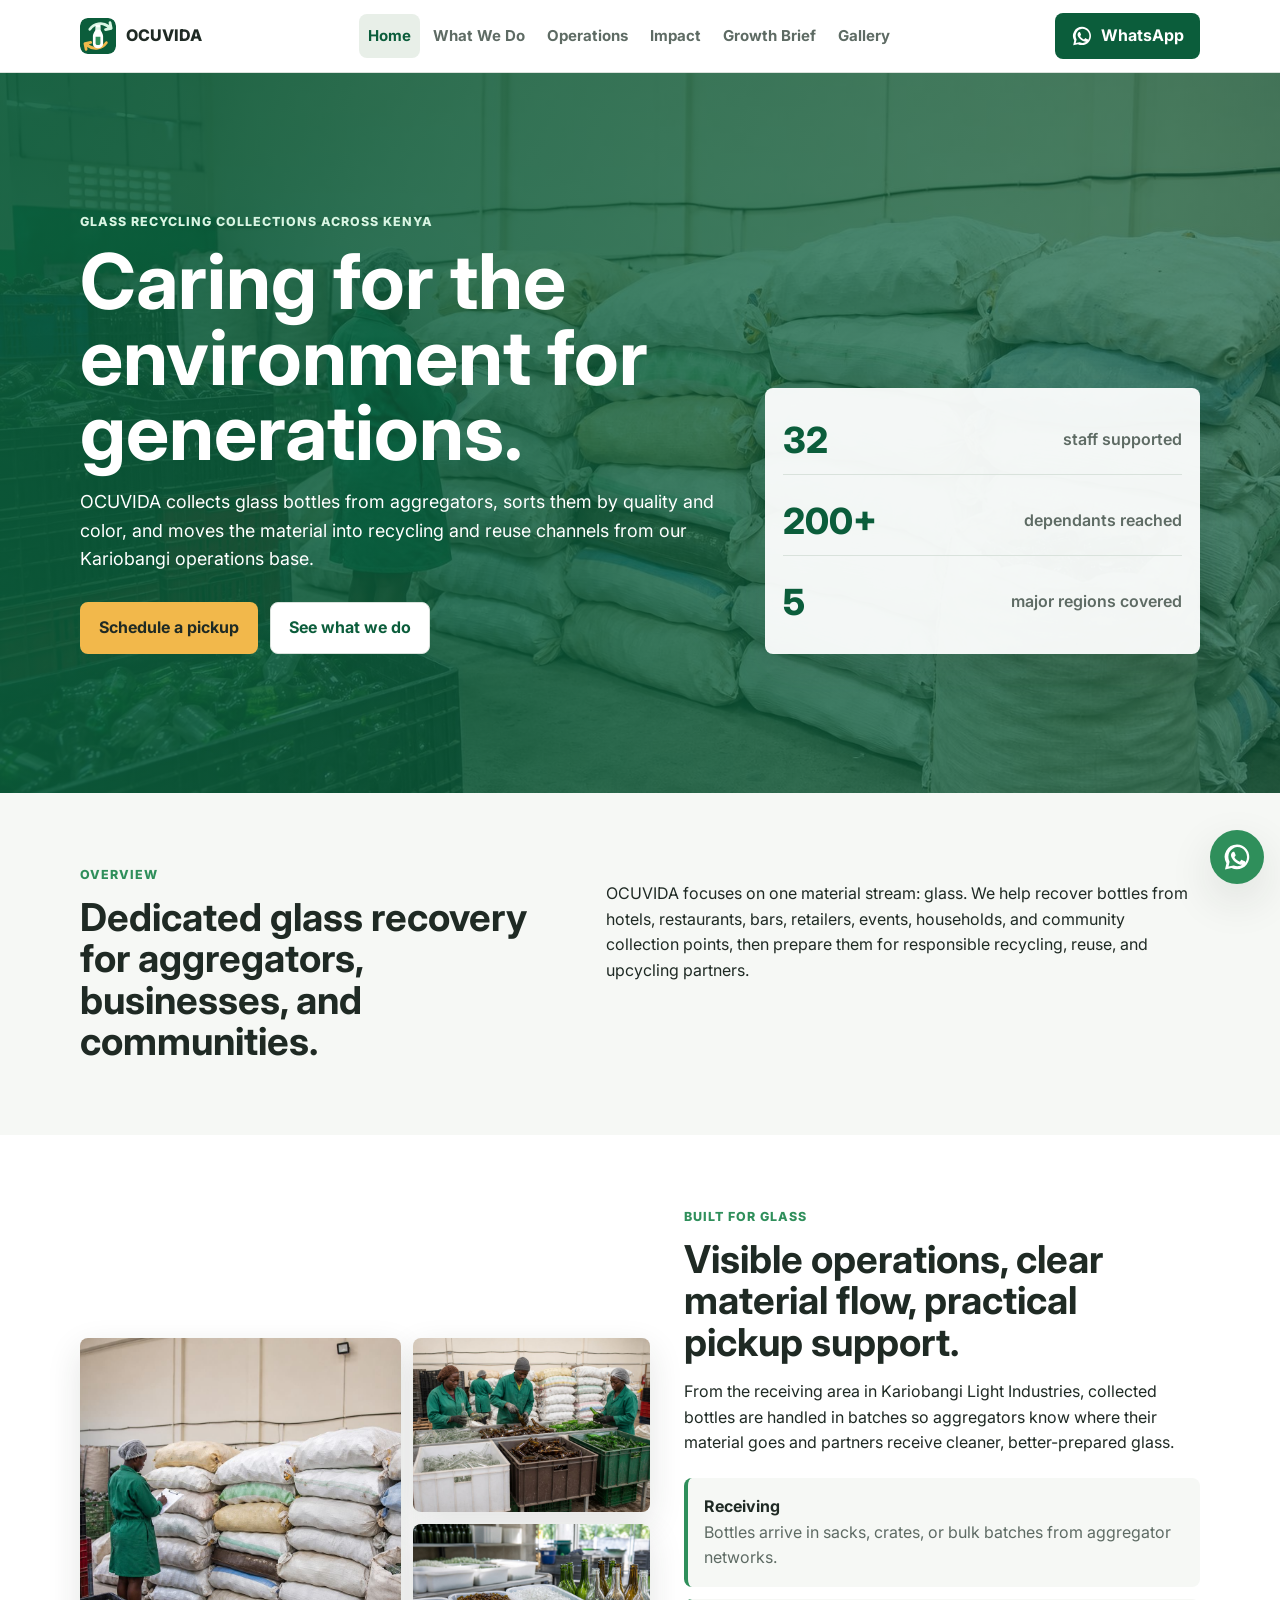
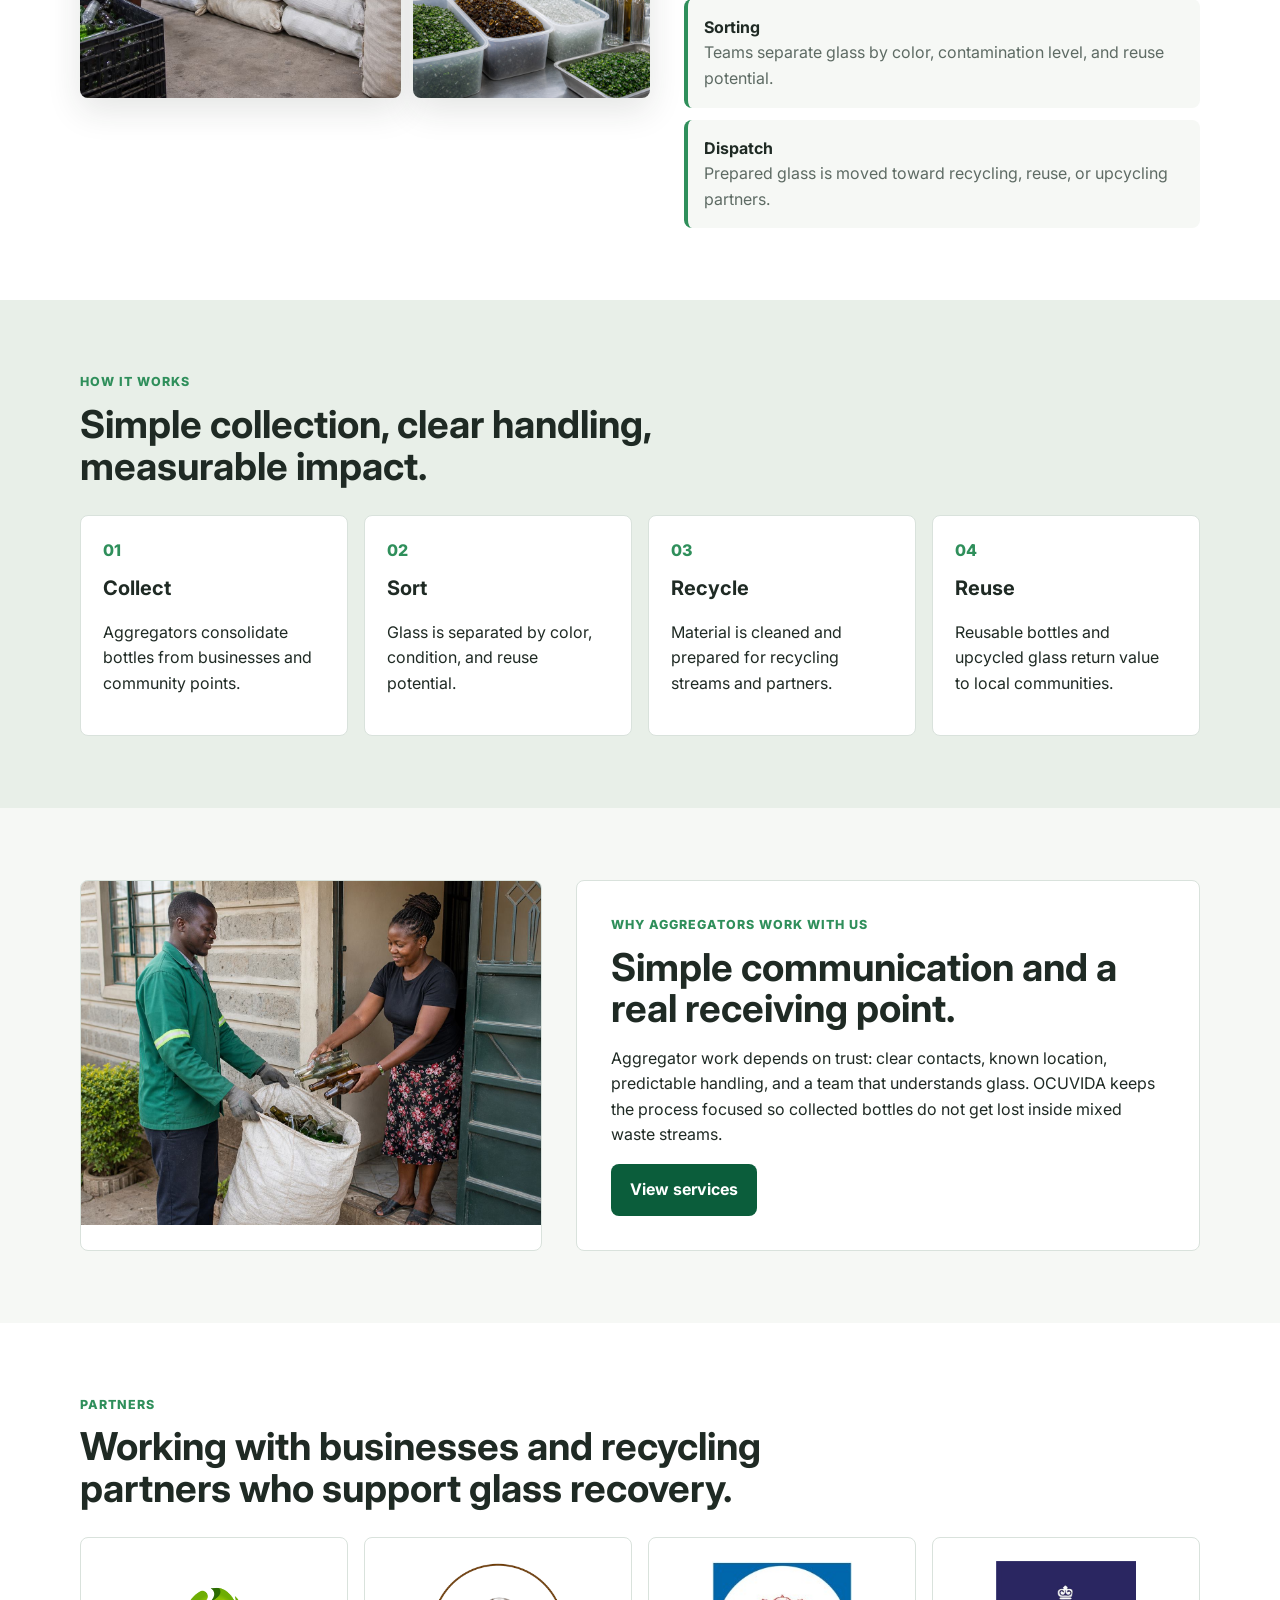
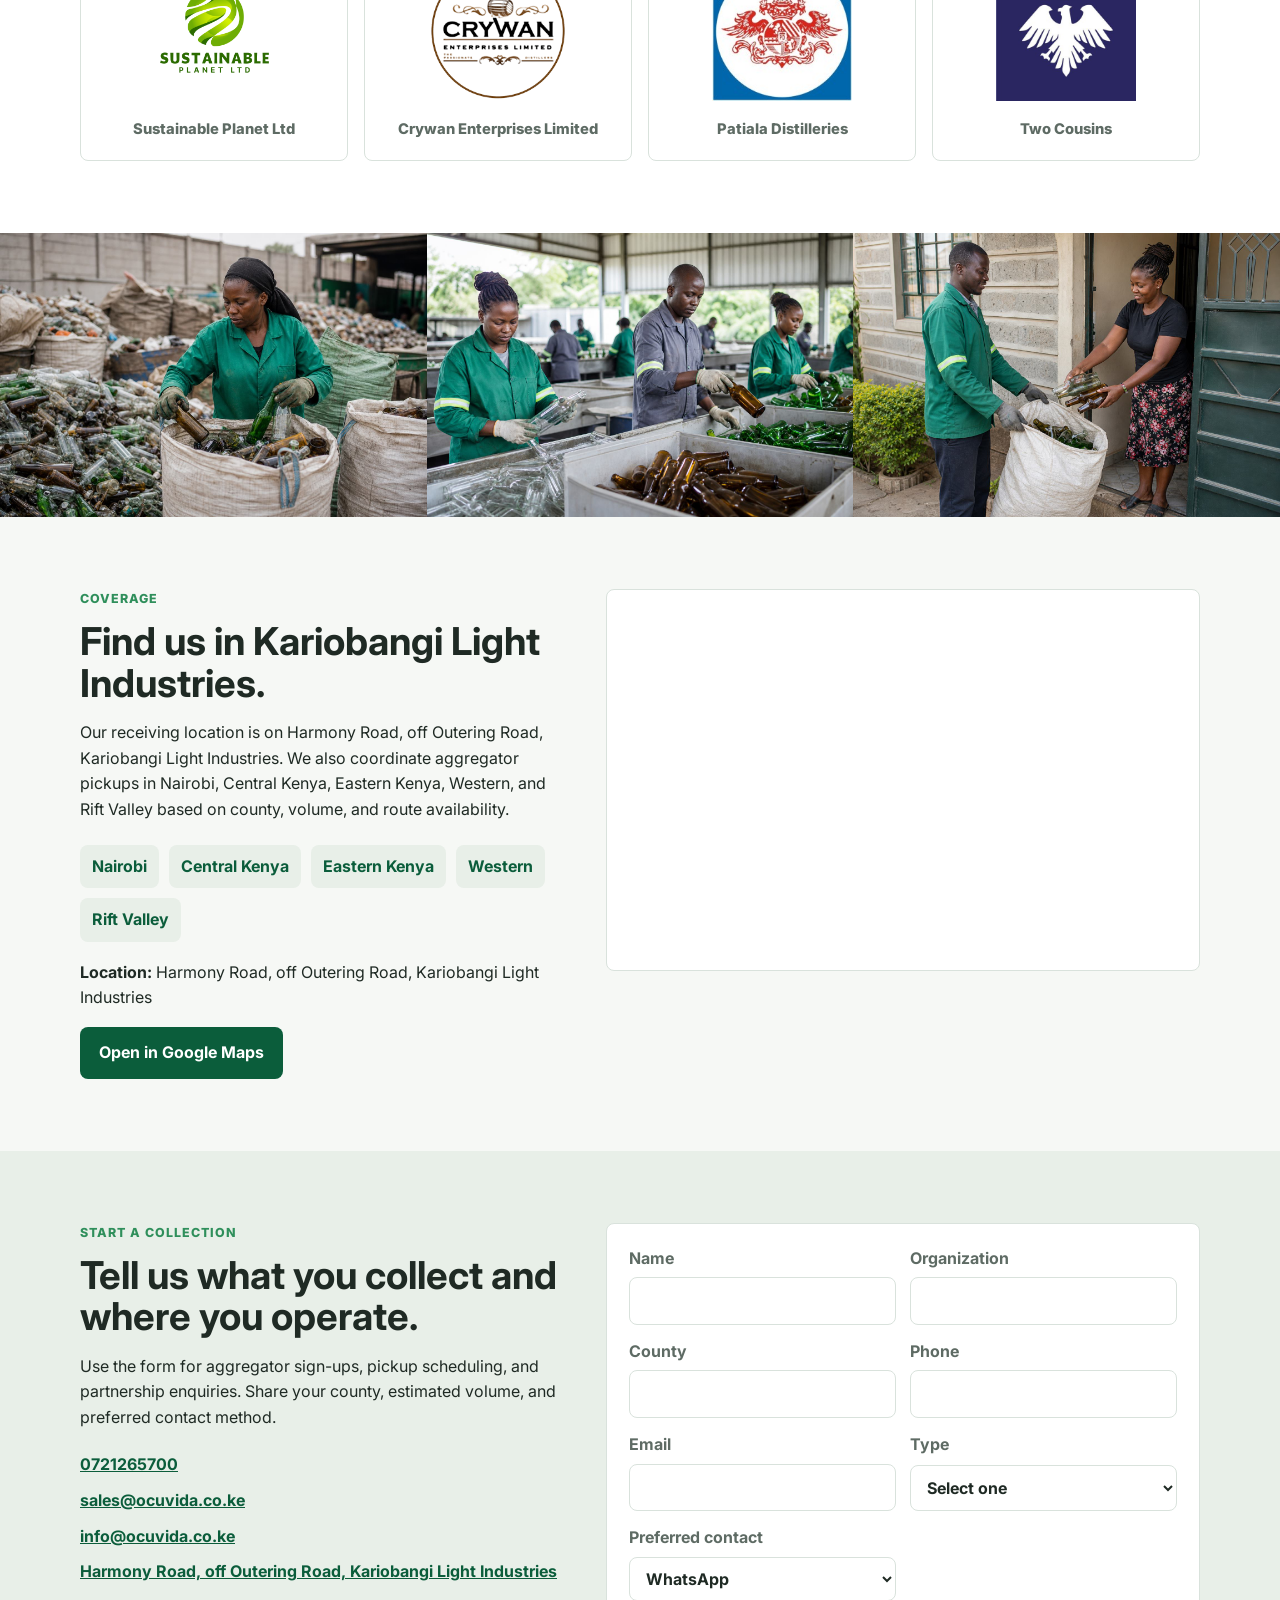
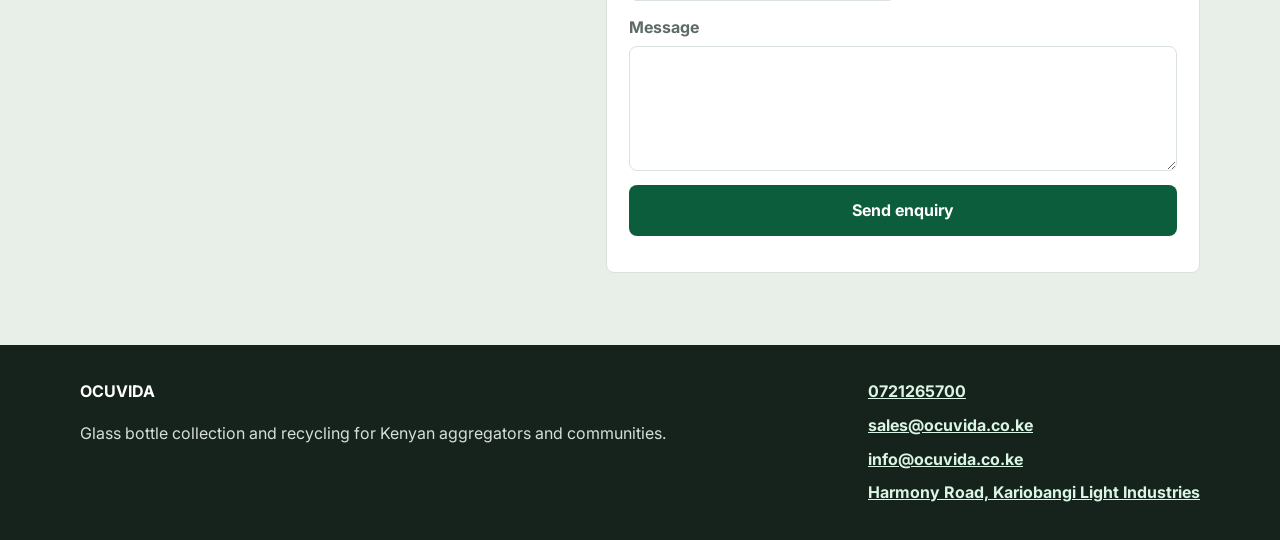
<file: index.html>
<!doctype html>
<html lang="en">
<head>
  <meta charset="utf-8">
  <meta name="viewport" content="width=device-width, initial-scale=1">
  <title>OCUVIDA | Glass Bottle Recycling in Kenya</title>
  <meta name="description" content="OCUVIDA collects, sorts, and recycles glass bottles from aggregators across Nairobi, Central Kenya, Eastern Kenya, Western, and Rift Valley regions.">
  <link rel="preconnect" href="https://fonts.googleapis.com">
  <link rel="preconnect" href="https://fonts.gstatic.com" crossorigin>
  <link href="https://fonts.googleapis.com/css2?family=Inter:wght@400;500;600;700;800&display=swap" rel="stylesheet">
  <link rel="stylesheet" href="assets/styles.css">
</head>
<body>
  <a class="skip-link" href="#main">Skip to content</a>
  <header class="site-header">
    <nav class="nav container" aria-label="Primary navigation">
      <a class="brand" href="index.html" aria-label="OCUVIDA home">
        <img class="brand-mark" src="assets/logo.svg" alt="" width="42" height="42">
        <span>OCUVIDA</span>
      </a>
      <button class="nav-toggle" type="button" aria-expanded="false" aria-controls="nav-links">Menu</button>
      <div class="nav-links" id="nav-links">
        <a href="index.html" aria-current="page">Home</a>
        <a href="what-we-do.html">What We Do</a>
        <a href="operations.html">Operations</a>
        <a href="impact.html">Impact</a>
        <a href="investor-brief.html">Growth Brief</a>
        <a href="gallery.html">Gallery</a>
      </div>
      <a class="nav-cta whatsapp-button" href="https://wa.me/254721265700" aria-label="Contact OCUVIDA on WhatsApp">
        <svg class="whatsapp-icon" aria-hidden="true" viewBox="0 0 24 24"><path d="M12.04 2a9.87 9.87 0 0 0-8.48 14.94L2.4 22l5.18-1.11A9.93 9.93 0 1 0 12.04 2Zm0 2a7.93 7.93 0 0 1 6.78 12.04 7.9 7.9 0 0 1-9.3 2.83l-.34-.15-3.98.85.89-3.86-.18-.36A7.89 7.89 0 0 1 12.04 4Zm-3.2 3.95c-.18 0-.47.07-.72.35-.25.27-.95.93-.95 2.26s.98 2.62 1.12 2.8c.14.18 1.9 3.05 4.74 4.15 2.36.92 2.84.74 3.35.69.51-.05 1.65-.67 1.88-1.32.23-.65.23-1.2.16-1.32-.07-.11-.25-.18-.53-.32-.28-.14-1.65-.81-1.9-.9-.26-.1-.44-.14-.63.14-.18.27-.72.9-.88 1.08-.16.18-.32.2-.6.07-.28-.14-1.18-.43-2.25-1.38-.83-.74-1.39-1.66-1.55-1.94-.16-.28-.02-.43.12-.57.13-.12.28-.32.42-.48.14-.16.18-.28.28-.46.09-.18.05-.35-.02-.49-.07-.14-.62-1.53-.87-2.08-.23-.54-.47-.46-.65-.47h-.54Z"/></svg>
        <span>WhatsApp</span>
      </a>
    </nav>
  </header>

  <main id="main">
    <section class="hero">
      <div class="container hero-grid">
        <div class="hero-copy">
          <p class="eyebrow">Glass recycling collections across Kenya</p>
          <h1>Caring for the environment for generations.</h1>
          <p class="hero-lede">OCUVIDA collects glass bottles from aggregators, sorts them by quality and color, and moves the material into recycling and reuse channels from our Kariobangi operations base.</p>
          <div class="hero-actions">
            <a class="button primary" href="#contact">Schedule a pickup</a>
            <a class="button secondary" href="what-we-do.html">See what we do</a>
          </div>
        </div>
        <div class="hero-panel" aria-label="OCUVIDA impact snapshot">
          <div>
            <span class="metric">32</span>
            <span class="metric-label">staff supported</span>
          </div>
          <div>
            <span class="metric">200+</span>
            <span class="metric-label">dependants reached</span>
          </div>
          <div>
            <span class="metric">5</span>
            <span class="metric-label">major regions covered</span>
          </div>
        </div>
      </div>
    </section>

    <section class="section">
      <div class="container split">
        <div>
          <p class="eyebrow">Overview</p>
          <h2>Dedicated glass recovery for aggregators, businesses, and communities.</h2>
        </div>
        <p>OCUVIDA focuses on one material stream: glass. We help recover bottles from hotels, restaurants, bars, retailers, events, households, and community collection points, then prepare them for responsible recycling, reuse, and upcycling partners.</p>
      </div>
    </section>

    <section class="section photo-proof">
      <div class="container proof-grid">
        <div class="photo-stack" aria-label="OCUVIDA operations photos">
          <img class="photo-large" src="assets/images/receiving-area.jpg" alt="Stacked sacks of collected glass bottles at an OCUVIDA receiving area" loading="lazy" width="1280" height="853">
          <img src="assets/images/sorting-line.jpg" alt="Workers sorting glass bottles by color for recycling" loading="lazy" width="1280" height="853">
          <img src="assets/images/recycled-glass-results.jpg" alt="Prepared recycled glass and cleaned bottles ready for processing" loading="lazy" width="1280" height="853">
        </div>
        <div class="proof-copy">
          <p class="eyebrow">Built for glass</p>
          <h2>Visible operations, clear material flow, practical pickup support.</h2>
          <p>From the receiving area in Kariobangi Light Industries, collected bottles are handled in batches so aggregators know where their material goes and partners receive cleaner, better-prepared glass.</p>
          <div class="proof-list">
            <div><strong>Receiving</strong><span>Bottles arrive in sacks, crates, or bulk batches from aggregator networks.</span></div>
            <div><strong>Sorting</strong><span>Teams separate glass by color, contamination level, and reuse potential.</span></div>
            <div><strong>Dispatch</strong><span>Prepared glass is moved toward recycling, reuse, or upcycling partners.</span></div>
          </div>
        </div>
      </div>
    </section>

    <section class="section muted">
      <div class="container">
        <div class="section-head">
          <p class="eyebrow">How it works</p>
          <h2>Simple collection, clear handling, measurable impact.</h2>
        </div>
        <div class="process-grid">
          <article class="process-card">
            <span class="step-number">01</span>
            <h3>Collect</h3>
            <p>Aggregators consolidate bottles from businesses and community points.</p>
          </article>
          <article class="process-card">
            <span class="step-number">02</span>
            <h3>Sort</h3>
            <p>Glass is separated by color, condition, and reuse potential.</p>
          </article>
          <article class="process-card">
            <span class="step-number">03</span>
            <h3>Recycle</h3>
            <p>Material is cleaned and prepared for recycling streams and partners.</p>
          </article>
          <article class="process-card">
            <span class="step-number">04</span>
            <h3>Reuse</h3>
            <p>Reusable bottles and upcycled glass return value to local communities.</p>
          </article>
        </div>
      </div>
    </section>

    <section class="section">
      <div class="container trust-grid">
        <article class="trust-card image-card">
          <img src="assets/images/doorstep-bottle-pickup.jpg" alt="Glass bottle collector receiving empty bottles from a house owner at the door" loading="lazy" width="1280" height="853">
        </article>
        <article class="trust-card">
          <p class="eyebrow">Why aggregators work with us</p>
          <h2>Simple communication and a real receiving point.</h2>
          <p>Aggregator work depends on trust: clear contacts, known location, predictable handling, and a team that understands glass. OCUVIDA keeps the process focused so collected bottles do not get lost inside mixed waste streams.</p>
          <a class="button primary" href="what-we-do.html">View services</a>
        </article>
      </div>
    </section>

    <section class="section partners-section">
      <div class="container">
        <div class="section-head">
          <p class="eyebrow">Partners</p>
          <h2>Working with businesses and recycling partners who support glass recovery.</h2>
        </div>
        <div class="partner-grid" aria-label="OCUVIDA partner logos">
          <article class="partner-logo">
            <img src="assets/partners/sustainable-planet.png" alt="Sustainable Planet Ltd logo" loading="lazy">
            <span>Sustainable Planet Ltd</span>
          </article>
          <article class="partner-logo">
            <img src="assets/partners/crywan-enterprises.png" alt="Crywan Enterprises Limited logo" loading="lazy">
            <span>Crywan Enterprises Limited</span>
          </article>
          <article class="partner-logo">
            <img src="assets/partners/patiala-distilleries.jfif" alt="Patiala Distilleries and Manufacturers Ltd logo" loading="lazy">
            <span>Patiala Distilleries</span>
          </article>
          <article class="partner-logo">
            <img src="assets/partners/two-cousins.jpg" alt="Two Cousins logo" loading="lazy">
            <span>Two Cousins</span>
          </article>
        </div>
      </div>
    </section>

    <section class="image-band" aria-label="Glass recycling operations preview">
      <img src="assets/images/dumpsite-glass-collector.jpg" alt="Woman collector packing recovered glass bottles into a sack" loading="lazy" width="1280" height="853">
      <img src="assets/images/sorting-operations.jpg" alt="Glass bottles being sorted in a recycling operation" loading="lazy" width="1280" height="853">
      <img src="assets/images/doorstep-bottle-pickup.jpg" alt="Doorstep glass bottle pickup from a household" loading="lazy" width="1280" height="853">
    </section>

    <section class="section">
      <div class="container coverage-grid">
        <div>
          <p class="eyebrow">Coverage</p>
          <h2>Find us in Kariobangi Light Industries.</h2>
          <p>Our receiving location is on Harmony Road, off Outering Road, Kariobangi Light Industries. We also coordinate aggregator pickups in Nairobi, Central Kenya, Eastern Kenya, Western, and Rift Valley based on county, volume, and route availability.</p>
          <div class="tag-list" aria-label="Service regions">
            <span>Nairobi</span>
            <span>Central Kenya</span>
            <span>Eastern Kenya</span>
            <span>Western</span>
            <span>Rift Valley</span>
          </div>
          <p class="address"><strong>Location:</strong> Harmony Road, off Outering Road, Kariobangi Light Industries</p>
          <a class="button primary" href="https://maps.google.com/?q=-1.263820,36.880787">Open in Google Maps</a>
        </div>
        <div class="map-card">
          <iframe title="OCUVIDA location on Google Maps" src="https://maps.google.com/maps?q=-1.263820,36.880787&z=16&output=embed" loading="lazy" referrerpolicy="no-referrer-when-downgrade"></iframe>
        </div>
      </div>
    </section>

    <section class="section muted" id="contact">
      <div class="container contact-grid">
        <div>
          <p class="eyebrow">Start a collection</p>
          <h2>Tell us what you collect and where you operate.</h2>
          <p>Use the form for aggregator sign-ups, pickup scheduling, and partnership enquiries. Share your county, estimated volume, and preferred contact method.</p>
          <div class="contact-list">
            <a href="tel:0721265700">0721265700</a>
            <a href="mailto:sales@ocuvida.co.ke">sales@ocuvida.co.ke</a>
            <a href="mailto:info@ocuvida.co.ke">info@ocuvida.co.ke</a>
            <a href="https://maps.google.com/?q=-1.263820,36.880787">Harmony Road, off Outering Road, Kariobangi Light Industries</a>
          </div>
        </div>
        <form class="lead-form" data-lead-form>
          <label>Name <input name="name" autocomplete="name" required></label>
          <label>Organization <input name="organization" autocomplete="organization"></label>
          <label>County <input name="county" required></label>
          <label>Phone <input name="phone" inputmode="tel" autocomplete="tel" required></label>
          <label>Email <input name="email" type="email" autocomplete="email"></label>
          <label>Type
            <select name="type" required>
              <option value="">Select one</option>
              <option>Aggregator</option>
              <option>Partner</option>
              <option>Business</option>
              <option>Community group</option>
            </select>
          </label>
          <label>Preferred contact
            <select name="contact">
              <option>WhatsApp</option>
              <option>Email</option>
              <option>Phone</option>
            </select>
          </label>
          <label class="full">Message <textarea name="message" rows="4" required></textarea></label>
          <button class="button primary full" type="submit">Send enquiry</button>
          <p class="form-note" data-form-note aria-live="polite"></p>
        </form>
      </div>
    </section>
  </main>

  <a class="quick-whatsapp" href="https://wa.me/254721265700" aria-label="Contact OCUVIDA on WhatsApp">
    <svg class="whatsapp-icon" aria-hidden="true" viewBox="0 0 24 24"><path d="M12.04 2a9.87 9.87 0 0 0-8.48 14.94L2.4 22l5.18-1.11A9.93 9.93 0 1 0 12.04 2Zm0 2a7.93 7.93 0 0 1 6.78 12.04 7.9 7.9 0 0 1-9.3 2.83l-.34-.15-3.98.85.89-3.86-.18-.36A7.89 7.89 0 0 1 12.04 4Zm-3.2 3.95c-.18 0-.47.07-.72.35-.25.27-.95.93-.95 2.26s.98 2.62 1.12 2.8c.14.18 1.9 3.05 4.74 4.15 2.36.92 2.84.74 3.35.69.51-.05 1.65-.67 1.88-1.32.23-.65.23-1.2.16-1.32-.07-.11-.25-.18-.53-.32-.28-.14-1.65-.81-1.9-.9-.26-.1-.44-.14-.63.14-.18.27-.72.9-.88 1.08-.16.18-.32.2-.6.07-.28-.14-1.18-.43-2.25-1.38-.83-.74-1.39-1.66-1.55-1.94-.16-.28-.02-.43.12-.57.13-.12.28-.32.42-.48.14-.16.18-.28.28-.46.09-.18.05-.35-.02-.49-.07-.14-.62-1.53-.87-2.08-.23-.54-.47-.46-.65-.47h-.54Z"/></svg>
    <span class="sr-only">WhatsApp</span>
  </a>
  <footer class="site-footer">
    <div class="container footer-grid">
      <div>
        <strong>OCUVIDA</strong>
        <p>Glass bottle collection and recycling for Kenyan aggregators and communities.</p>
      </div>
      <div>
        <a href="tel:0721265700">0721265700</a>
        <a href="mailto:sales@ocuvida.co.ke">sales@ocuvida.co.ke</a>
        <a href="mailto:info@ocuvida.co.ke">info@ocuvida.co.ke</a>
        <a href="https://maps.google.com/?q=-1.263820,36.880787">Harmony Road, Kariobangi Light Industries</a>
      </div>
    </div>
  </footer>
  <script src="assets/main.js" defer></script>
</body>
</html>
</file>
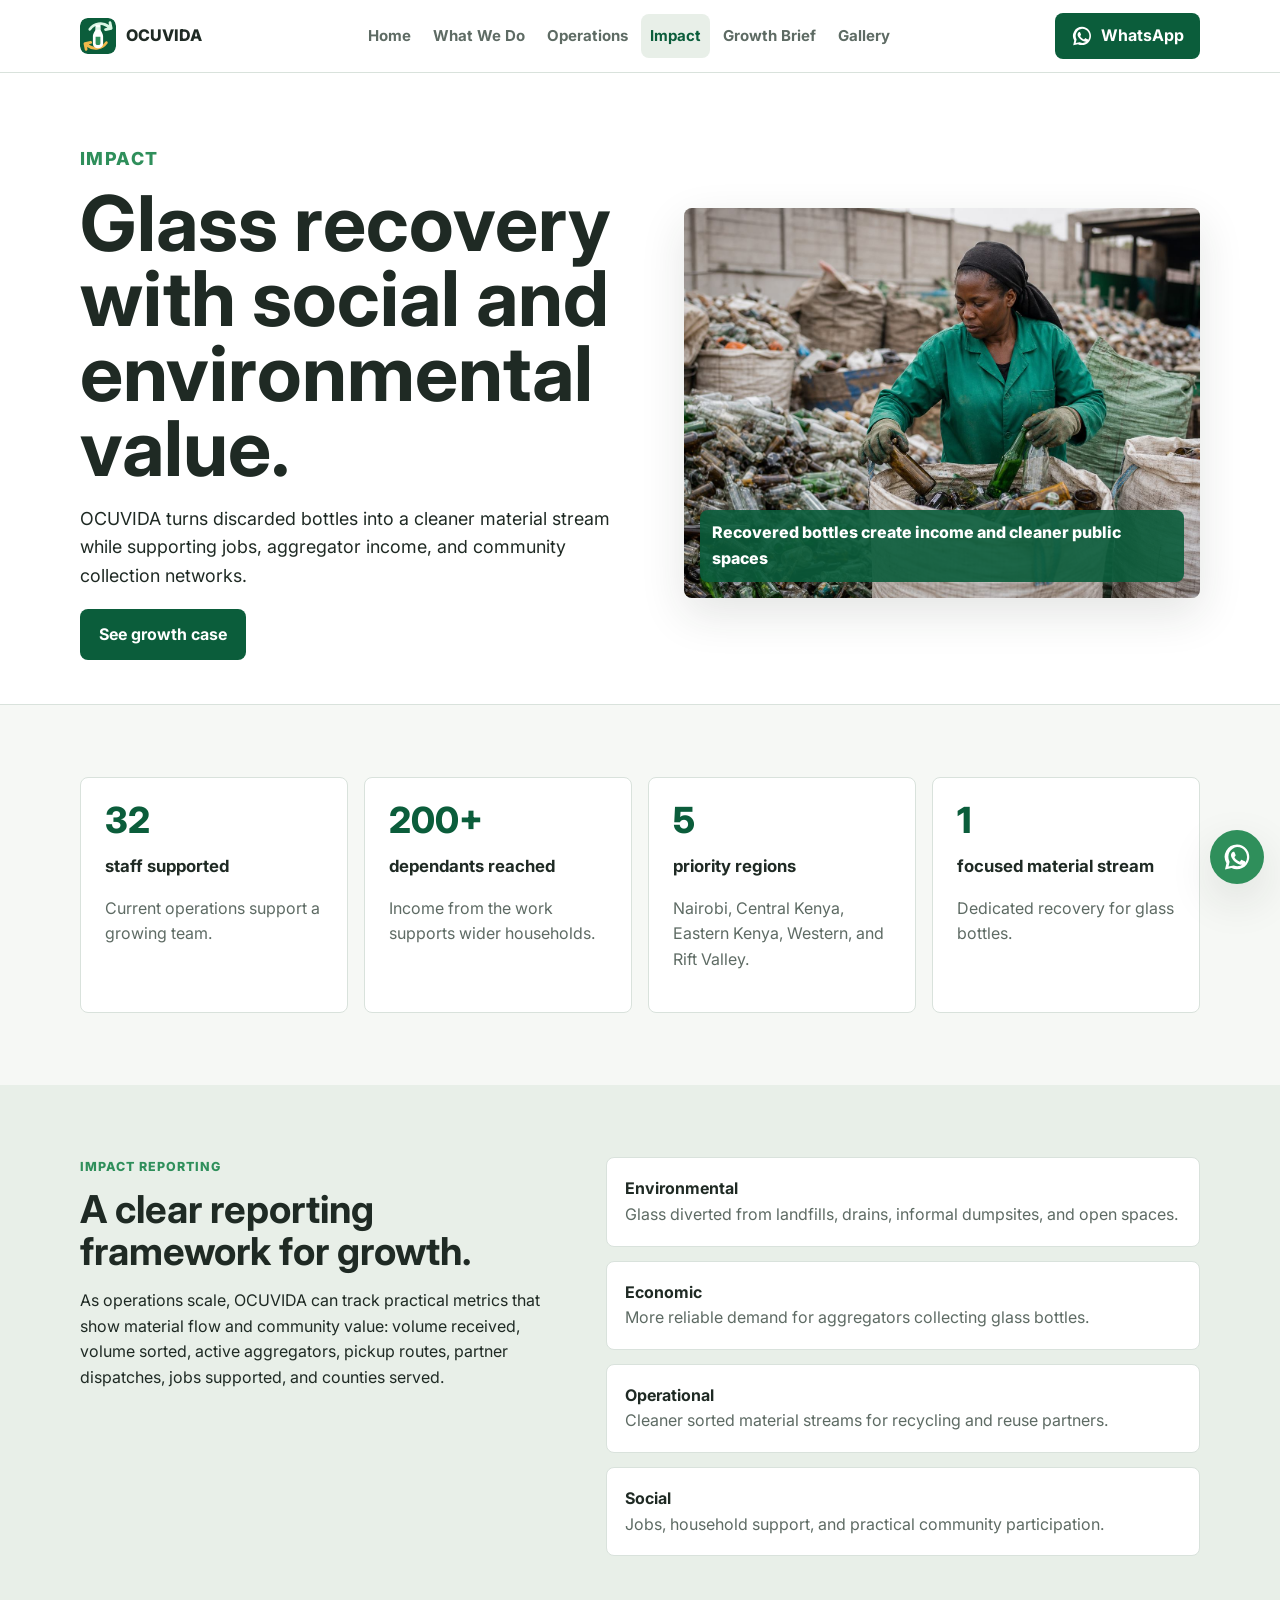
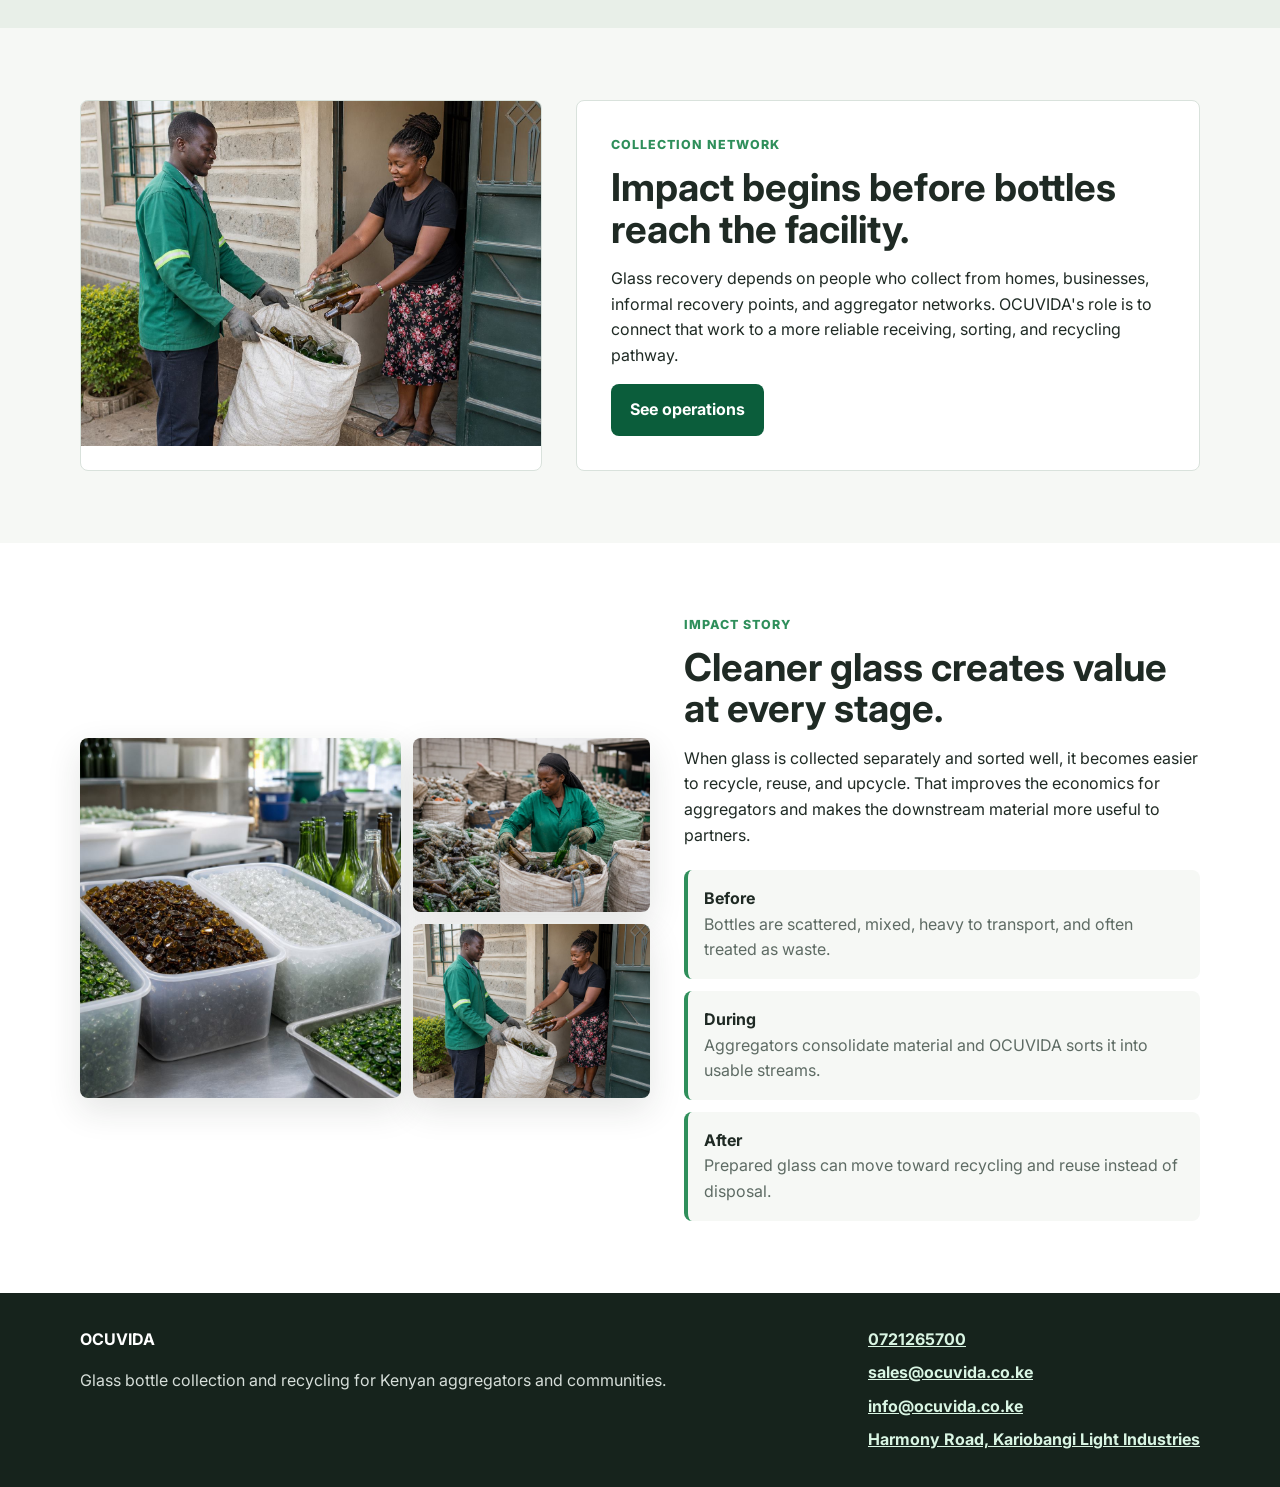
<file: impact.html>
<!doctype html>
<html lang="en">
<head>
  <meta charset="utf-8">
  <meta name="viewport" content="width=device-width, initial-scale=1">
  <title>Impact | OCUVIDA Glass Recycling</title>
  <meta name="description" content="OCUVIDA's environmental and community impact through glass bottle recovery, aggregator support, jobs, and cleaner material streams in Kenya.">
  <link rel="preconnect" href="https://fonts.googleapis.com">
  <link rel="preconnect" href="https://fonts.gstatic.com" crossorigin>
  <link href="https://fonts.googleapis.com/css2?family=Inter:wght@400;500;600;700;800&display=swap" rel="stylesheet">
  <link rel="stylesheet" href="assets/styles.css">
</head>
<body>
  <a class="skip-link" href="#main">Skip to content</a>
  <header class="site-header">
    <nav class="nav container" aria-label="Primary navigation">
      <a class="brand" href="index.html"><img class="brand-mark" src="assets/logo.svg" alt="" width="42" height="42"><span>OCUVIDA</span></a>
      <button class="nav-toggle" type="button" aria-expanded="false" aria-controls="nav-links">Menu</button>
      <div class="nav-links" id="nav-links">
        <a href="index.html">Home</a>
        <a href="what-we-do.html">What We Do</a>
        <a href="operations.html">Operations</a>
        <a href="impact.html" aria-current="page">Impact</a>
        <a href="investor-brief.html">Growth Brief</a>
        <a href="gallery.html">Gallery</a>
      </div>
      <a class="nav-cta whatsapp-button" href="https://wa.me/254721265700" aria-label="Contact OCUVIDA on WhatsApp"><svg class="whatsapp-icon" aria-hidden="true" viewBox="0 0 24 24"><path d="M12.04 2a9.87 9.87 0 0 0-8.48 14.94L2.4 22l5.18-1.11A9.93 9.93 0 1 0 12.04 2Zm0 2a7.93 7.93 0 0 1 6.78 12.04 7.9 7.9 0 0 1-9.3 2.83l-.34-.15-3.98.85.89-3.86-.18-.36A7.89 7.89 0 0 1 12.04 4Zm-3.2 3.95c-.18 0-.47.07-.72.35-.25.27-.95.93-.95 2.26s.98 2.62 1.12 2.8c.14.18 1.9 3.05 4.74 4.15 2.36.92 2.84.74 3.35.69.51-.05 1.65-.67 1.88-1.32.23-.65.23-1.2.16-1.32-.07-.11-.25-.18-.53-.32-.28-.14-1.65-.81-1.9-.9-.26-.1-.44-.14-.63.14-.18.27-.72.9-.88 1.08-.16.18-.32.2-.6.07-.28-.14-1.18-.43-2.25-1.38-.83-.74-1.39-1.66-1.55-1.94-.16-.28-.02-.43.12-.57.13-.12.28-.32.42-.48.14-.16.18-.28.28-.46.09-.18.05-.35-.02-.49-.07-.14-.62-1.53-.87-2.08-.23-.54-.47-.46-.65-.47h-.54Z"/></svg><span>WhatsApp</span></a>
    </nav>
  </header>

  <main id="main">
    <section class="page-hero visual-hero">
      <div class="container visual-hero-grid">
        <div>
          <p class="eyebrow">Impact</p>
          <h1>Glass recovery with social and environmental value.</h1>
          <p>OCUVIDA turns discarded bottles into a cleaner material stream while supporting jobs, aggregator income, and community collection networks.</p>
          <a class="button primary" href="investor-brief.html">See growth case</a>
        </div>
        <div class="hero-photo-card">
          <img src="assets/images/dumpsite-glass-collector.jpg" alt="Woman collector packing recovered glass bottles into a sack" loading="eager" width="1280" height="853">
          <span>Recovered bottles create income and cleaner public spaces</span>
        </div>
      </div>
    </section>

    <section class="section">
      <div class="container impact-metrics">
        <article><span class="metric">32</span><strong>staff supported</strong><p>Current operations support a growing team.</p></article>
        <article><span class="metric">200+</span><strong>dependants reached</strong><p>Income from the work supports wider households.</p></article>
        <article><span class="metric">5</span><strong>priority regions</strong><p>Nairobi, Central Kenya, Eastern Kenya, Western, and Rift Valley.</p></article>
        <article><span class="metric">1</span><strong>focused material stream</strong><p>Dedicated recovery for glass bottles.</p></article>
      </div>
    </section>

    <section class="section muted">
      <div class="container impact-layout">
        <div>
          <p class="eyebrow">Impact reporting</p>
          <h2>A clear reporting framework for growth.</h2>
          <p>As operations scale, OCUVIDA can track practical metrics that show material flow and community value: volume received, volume sorted, active aggregators, pickup routes, partner dispatches, jobs supported, and counties served.</p>
        </div>
        <div class="impact-list">
          <div><strong>Environmental</strong><span>Glass diverted from landfills, drains, informal dumpsites, and open spaces.</span></div>
          <div><strong>Economic</strong><span>More reliable demand for aggregators collecting glass bottles.</span></div>
          <div><strong>Operational</strong><span>Cleaner sorted material streams for recycling and reuse partners.</span></div>
          <div><strong>Social</strong><span>Jobs, household support, and practical community participation.</span></div>
        </div>
      </div>
    </section>

    <section class="section">
      <div class="container trust-grid">
        <article class="trust-card image-card">
          <img src="assets/images/doorstep-bottle-pickup.jpg" alt="Collector receiving empty glass bottles from a household" loading="lazy" width="1280" height="853">
        </article>
        <article class="trust-card">
          <p class="eyebrow">Collection network</p>
          <h2>Impact begins before bottles reach the facility.</h2>
          <p>Glass recovery depends on people who collect from homes, businesses, informal recovery points, and aggregator networks. OCUVIDA's role is to connect that work to a more reliable receiving, sorting, and recycling pathway.</p>
          <a class="button primary" href="operations.html">See operations</a>
        </article>
      </div>
    </section>

    <section class="section photo-proof">
      <div class="container proof-grid">
        <div class="photo-stack">
          <img class="photo-large" src="assets/images/recycled-glass-results.jpg" alt="Prepared glass material" loading="lazy" width="1280" height="853">
          <img src="assets/images/dumpsite-glass-collector.jpg" alt="Woman collecting glass bottles and packing them into a sack" loading="lazy" width="1280" height="853">
          <img src="assets/images/doorstep-bottle-pickup.jpg" alt="Household handing empty bottles to a collector at the door" loading="lazy" width="1280" height="853">
        </div>
        <div class="proof-copy">
          <p class="eyebrow">Impact story</p>
          <h2>Cleaner glass creates value at every stage.</h2>
          <p>When glass is collected separately and sorted well, it becomes easier to recycle, reuse, and upcycle. That improves the economics for aggregators and makes the downstream material more useful to partners.</p>
          <div class="proof-list">
            <div><strong>Before</strong><span>Bottles are scattered, mixed, heavy to transport, and often treated as waste.</span></div>
            <div><strong>During</strong><span>Aggregators consolidate material and OCUVIDA sorts it into usable streams.</span></div>
            <div><strong>After</strong><span>Prepared glass can move toward recycling and reuse instead of disposal.</span></div>
          </div>
        </div>
      </div>
    </section>
  </main>

  <a class="quick-whatsapp" href="https://wa.me/254721265700" aria-label="Contact OCUVIDA on WhatsApp"><svg class="whatsapp-icon" aria-hidden="true" viewBox="0 0 24 24"><path d="M12.04 2a9.87 9.87 0 0 0-8.48 14.94L2.4 22l5.18-1.11A9.93 9.93 0 1 0 12.04 2Zm0 2a7.93 7.93 0 0 1 6.78 12.04 7.9 7.9 0 0 1-9.3 2.83l-.34-.15-3.98.85.89-3.86-.18-.36A7.89 7.89 0 0 1 12.04 4Zm-3.2 3.95c-.18 0-.47.07-.72.35-.25.27-.95.93-.95 2.26s.98 2.62 1.12 2.8c.14.18 1.9 3.05 4.74 4.15 2.36.92 2.84.74 3.35.69.51-.05 1.65-.67 1.88-1.32.23-.65.23-1.2.16-1.32-.07-.11-.25-.18-.53-.32-.28-.14-1.65-.81-1.9-.9-.26-.1-.44-.14-.63.14-.18.27-.72.9-.88 1.08-.16.18-.32.2-.6.07-.28-.14-1.18-.43-2.25-1.38-.83-.74-1.39-1.66-1.55-1.94-.16-.28-.02-.43.12-.57.13-.12.28-.32.42-.48.14-.16.18-.28.28-.46.09-.18.05-.35-.02-.49-.07-.14-.62-1.53-.87-2.08-.23-.54-.47-.46-.65-.47h-.54Z"/></svg><span class="sr-only">WhatsApp</span></a>
  <footer class="site-footer">
    <div class="container footer-grid">
      <div><strong>OCUVIDA</strong><p>Glass bottle collection and recycling for Kenyan aggregators and communities.</p></div>
      <div><a href="tel:0721265700">0721265700</a><a href="mailto:sales@ocuvida.co.ke">sales@ocuvida.co.ke</a><a href="mailto:info@ocuvida.co.ke">info@ocuvida.co.ke</a><a href="https://maps.google.com/?q=-1.263820,36.880787">Harmony Road, Kariobangi Light Industries</a></div>
    </div>
  </footer>
  <script src="assets/main.js" defer></script>
</body>
</html>
</file>
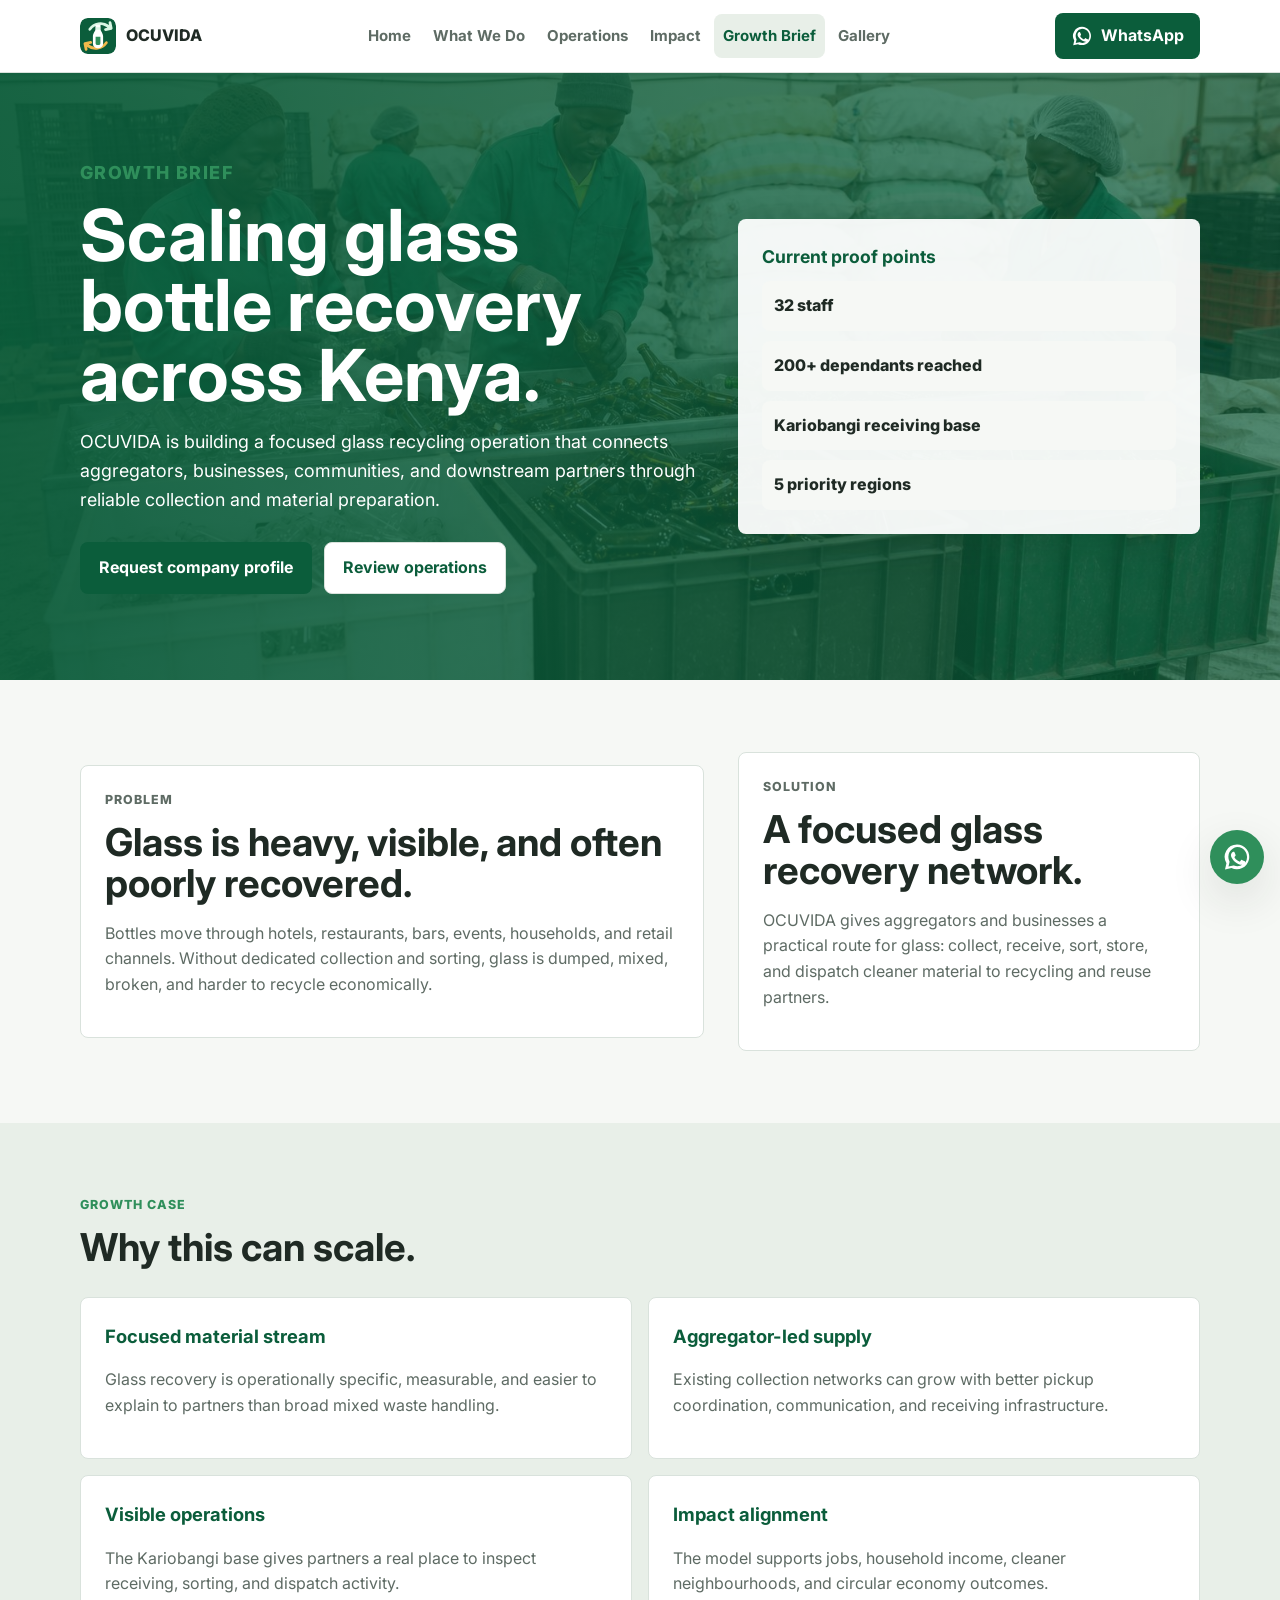
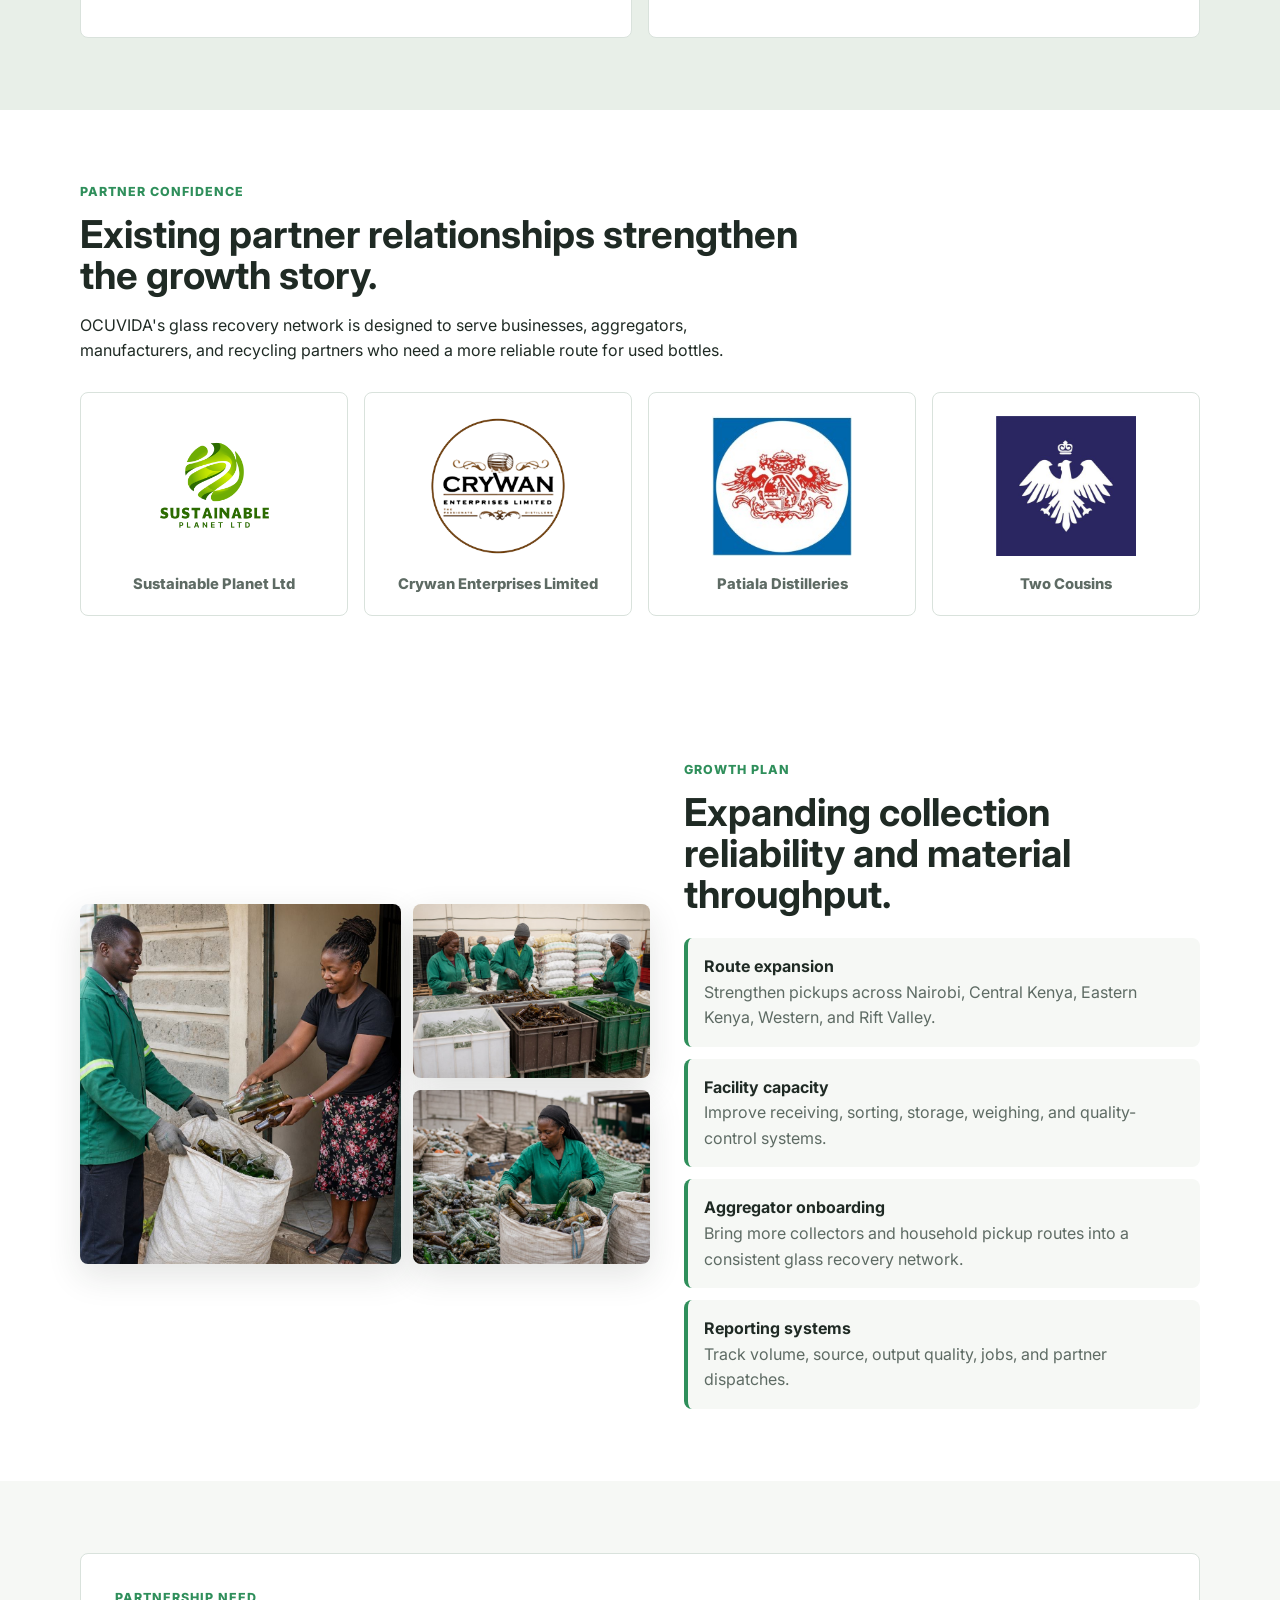
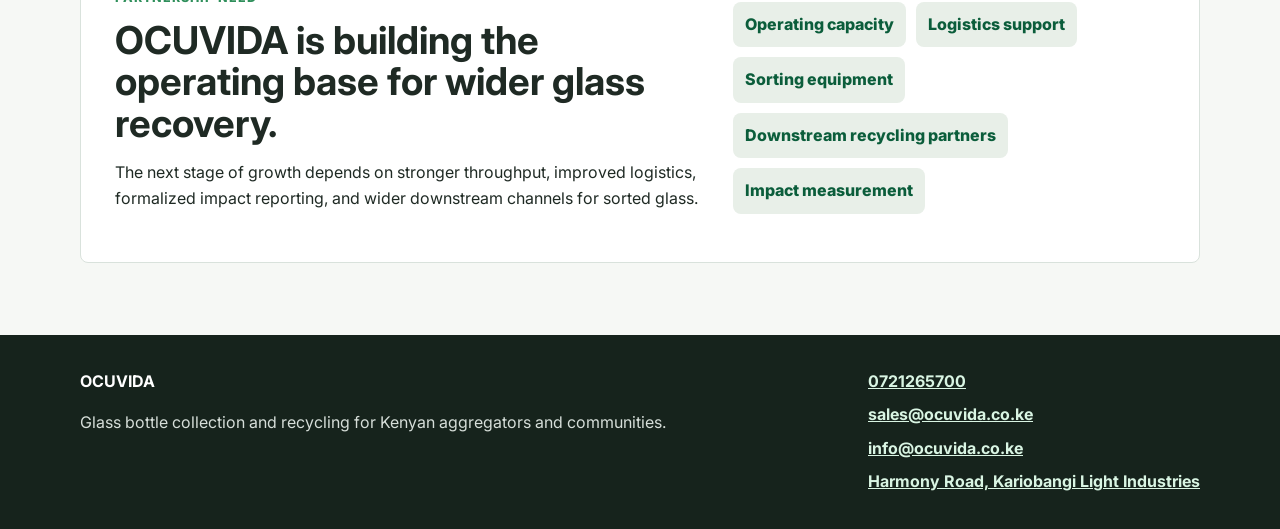
<file: investor-brief.html>
<!doctype html>
<html lang="en">
<head>
  <meta charset="utf-8">
  <meta name="viewport" content="width=device-width, initial-scale=1">
  <title>Growth Brief | OCUVIDA</title>
  <meta name="description" content="OCUVIDA growth brief covering the glass recycling problem, operating model, traction, growth plan, and partnership opportunity in Kenya.">
  <link rel="preconnect" href="https://fonts.googleapis.com">
  <link rel="preconnect" href="https://fonts.gstatic.com" crossorigin>
  <link href="https://fonts.googleapis.com/css2?family=Inter:wght@400;500;600;700;800&display=swap" rel="stylesheet">
  <link rel="stylesheet" href="assets/styles.css">
</head>
<body>
  <a class="skip-link" href="#main">Skip to content</a>
  <header class="site-header">
    <nav class="nav container" aria-label="Primary navigation">
      <a class="brand" href="index.html"><img class="brand-mark" src="assets/logo.svg" alt="" width="42" height="42"><span>OCUVIDA</span></a>
      <button class="nav-toggle" type="button" aria-expanded="false" aria-controls="nav-links">Menu</button>
      <div class="nav-links" id="nav-links">
        <a href="index.html">Home</a>
        <a href="what-we-do.html">What We Do</a>
        <a href="operations.html">Operations</a>
        <a href="impact.html">Impact</a>
        <a href="investor-brief.html" aria-current="page">Growth Brief</a>
        <a href="gallery.html">Gallery</a>
      </div>
      <a class="nav-cta whatsapp-button" href="https://wa.me/254721265700" aria-label="Contact OCUVIDA on WhatsApp"><svg class="whatsapp-icon" aria-hidden="true" viewBox="0 0 24 24"><path d="M12.04 2a9.87 9.87 0 0 0-8.48 14.94L2.4 22l5.18-1.11A9.93 9.93 0 1 0 12.04 2Zm0 2a7.93 7.93 0 0 1 6.78 12.04 7.9 7.9 0 0 1-9.3 2.83l-.34-.15-3.98.85.89-3.86-.18-.36A7.89 7.89 0 0 1 12.04 4Zm-3.2 3.95c-.18 0-.47.07-.72.35-.25.27-.95.93-.95 2.26s.98 2.62 1.12 2.8c.14.18 1.9 3.05 4.74 4.15 2.36.92 2.84.74 3.35.69.51-.05 1.65-.67 1.88-1.32.23-.65.23-1.2.16-1.32-.07-.11-.25-.18-.53-.32-.28-.14-1.65-.81-1.9-.9-.26-.1-.44-.14-.63.14-.18.27-.72.9-.88 1.08-.16.18-.32.2-.6.07-.28-.14-1.18-.43-2.25-1.38-.83-.74-1.39-1.66-1.55-1.94-.16-.28-.02-.43.12-.57.13-.12.28-.32.42-.48.14-.16.18-.28.28-.46.09-.18.05-.35-.02-.49-.07-.14-.62-1.53-.87-2.08-.23-.54-.47-.46-.65-.47h-.54Z"/></svg><span>WhatsApp</span></a>
    </nav>
  </header>

  <main id="main">
    <section class="investor-hero">
      <div class="container investor-hero-grid">
        <div>
          <p class="eyebrow">Growth brief</p>
          <h1>Scaling glass bottle recovery across Kenya.</h1>
          <p>OCUVIDA is building a focused glass recycling operation that connects aggregators, businesses, communities, and downstream partners through reliable collection and material preparation.</p>
          <div class="hero-actions">
            <a class="button primary" href="mailto:sales@ocuvida.co.ke?subject=OCUVIDA company profile enquiry">Request company profile</a>
            <a class="button secondary" href="operations.html">Review operations</a>
          </div>
        </div>
        <div class="investor-card">
          <strong>Current proof points</strong>
          <span>32 staff</span>
          <span>200+ dependants reached</span>
          <span>Kariobangi receiving base</span>
          <span>5 priority regions</span>
        </div>
      </div>
    </section>

    <section class="section">
      <div class="container thesis-grid">
        <article>
          <p class="eyebrow">Problem</p>
          <h2>Glass is heavy, visible, and often poorly recovered.</h2>
          <p>Bottles move through hotels, restaurants, bars, events, households, and retail channels. Without dedicated collection and sorting, glass is dumped, mixed, broken, and harder to recycle economically.</p>
        </article>
        <article>
          <p class="eyebrow">Solution</p>
          <h2>A focused glass recovery network.</h2>
          <p>OCUVIDA gives aggregators and businesses a practical route for glass: collect, receive, sort, store, and dispatch cleaner material to recycling and reuse partners.</p>
        </article>
      </div>
    </section>

    <section class="section muted">
      <div class="container">
        <div class="section-head">
          <p class="eyebrow">Growth case</p>
          <h2>Why this can scale.</h2>
        </div>
        <div class="investor-grid">
          <article><strong>Focused material stream</strong><p>Glass recovery is operationally specific, measurable, and easier to explain to partners than broad mixed waste handling.</p></article>
          <article><strong>Aggregator-led supply</strong><p>Existing collection networks can grow with better pickup coordination, communication, and receiving infrastructure.</p></article>
          <article><strong>Visible operations</strong><p>The Kariobangi base gives partners a real place to inspect receiving, sorting, and dispatch activity.</p></article>
          <article><strong>Impact alignment</strong><p>The model supports jobs, household income, cleaner neighbourhoods, and circular economy outcomes.</p></article>
        </div>
      </div>
    </section>

    <section class="section partners-section">
      <div class="container">
        <div class="section-head">
          <p class="eyebrow">Partner confidence</p>
          <h2>Existing partner relationships strengthen the growth story.</h2>
          <p>OCUVIDA's glass recovery network is designed to serve businesses, aggregators, manufacturers, and recycling partners who need a more reliable route for used bottles.</p>
        </div>
        <div class="partner-grid" aria-label="OCUVIDA partner logos">
          <article class="partner-logo">
            <img src="assets/partners/sustainable-planet.png" alt="Sustainable Planet Ltd logo" loading="lazy">
            <span>Sustainable Planet Ltd</span>
          </article>
          <article class="partner-logo">
            <img src="assets/partners/crywan-enterprises.png" alt="Crywan Enterprises Limited logo" loading="lazy">
            <span>Crywan Enterprises Limited</span>
          </article>
          <article class="partner-logo">
            <img src="assets/partners/patiala-distilleries.jfif" alt="Patiala Distilleries and Manufacturers Ltd logo" loading="lazy">
            <span>Patiala Distilleries</span>
          </article>
          <article class="partner-logo">
            <img src="assets/partners/two-cousins.jpg" alt="Two Cousins logo" loading="lazy">
            <span>Two Cousins</span>
          </article>
        </div>
      </div>
    </section>

    <section class="section photo-proof">
      <div class="container proof-grid">
        <div class="photo-stack">
          <img class="photo-large" src="assets/images/doorstep-bottle-pickup.jpg" alt="Glass bottle collector receiving bottles from a house owner" loading="lazy" width="1280" height="853">
          <img src="assets/images/sorting-line.jpg" alt="Glass sorting line" loading="lazy" width="1280" height="853">
          <img src="assets/images/dumpsite-glass-collector.jpg" alt="Woman collector packing recovered glass bottles into a sack" loading="lazy" width="1280" height="853">
        </div>
        <div class="proof-copy">
          <p class="eyebrow">Growth plan</p>
          <h2>Expanding collection reliability and material throughput.</h2>
          <div class="proof-list">
            <div><strong>Route expansion</strong><span>Strengthen pickups across Nairobi, Central Kenya, Eastern Kenya, Western, and Rift Valley.</span></div>
            <div><strong>Facility capacity</strong><span>Improve receiving, sorting, storage, weighing, and quality-control systems.</span></div>
            <div><strong>Aggregator onboarding</strong><span>Bring more collectors and household pickup routes into a consistent glass recovery network.</span></div>
            <div><strong>Reporting systems</strong><span>Track volume, source, output quality, jobs, and partner dispatches.</span></div>
          </div>
        </div>
      </div>
    </section>

    <section class="section">
      <div class="container ask-panel">
        <div>
          <p class="eyebrow">Partnership need</p>
          <h2>OCUVIDA is building the operating base for wider glass recovery.</h2>
          <p>The next stage of growth depends on stronger throughput, improved logistics, formalized impact reporting, and wider downstream channels for sorted glass.</p>
        </div>
        <div class="ask-list">
          <span>Operating capacity</span>
          <span>Logistics support</span>
          <span>Sorting equipment</span>
          <span>Downstream recycling partners</span>
          <span>Impact measurement</span>
        </div>
      </div>
    </section>
  </main>

  <a class="quick-whatsapp" href="https://wa.me/254721265700" aria-label="Contact OCUVIDA on WhatsApp"><svg class="whatsapp-icon" aria-hidden="true" viewBox="0 0 24 24"><path d="M12.04 2a9.87 9.87 0 0 0-8.48 14.94L2.4 22l5.18-1.11A9.93 9.93 0 1 0 12.04 2Zm0 2a7.93 7.93 0 0 1 6.78 12.04 7.9 7.9 0 0 1-9.3 2.83l-.34-.15-3.98.85.89-3.86-.18-.36A7.89 7.89 0 0 1 12.04 4Zm-3.2 3.95c-.18 0-.47.07-.72.35-.25.27-.95.93-.95 2.26s.98 2.62 1.12 2.8c.14.18 1.9 3.05 4.74 4.15 2.36.92 2.84.74 3.35.69.51-.05 1.65-.67 1.88-1.32.23-.65.23-1.2.16-1.32-.07-.11-.25-.18-.53-.32-.28-.14-1.65-.81-1.9-.9-.26-.1-.44-.14-.63.14-.18.27-.72.9-.88 1.08-.16.18-.32.2-.6.07-.28-.14-1.18-.43-2.25-1.38-.83-.74-1.39-1.66-1.55-1.94-.16-.28-.02-.43.12-.57.13-.12.28-.32.42-.48.14-.16.18-.28.28-.46.09-.18.05-.35-.02-.49-.07-.14-.62-1.53-.87-2.08-.23-.54-.47-.46-.65-.47h-.54Z"/></svg><span class="sr-only">WhatsApp</span></a>
  <footer class="site-footer">
    <div class="container footer-grid">
      <div><strong>OCUVIDA</strong><p>Glass bottle collection and recycling for Kenyan aggregators and communities.</p></div>
      <div><a href="tel:0721265700">0721265700</a><a href="mailto:sales@ocuvida.co.ke">sales@ocuvida.co.ke</a><a href="mailto:info@ocuvida.co.ke">info@ocuvida.co.ke</a><a href="https://maps.google.com/?q=-1.263820,36.880787">Harmony Road, Kariobangi Light Industries</a></div>
    </div>
  </footer>
  <script src="assets/main.js" defer></script>
</body>
</html>
</file>
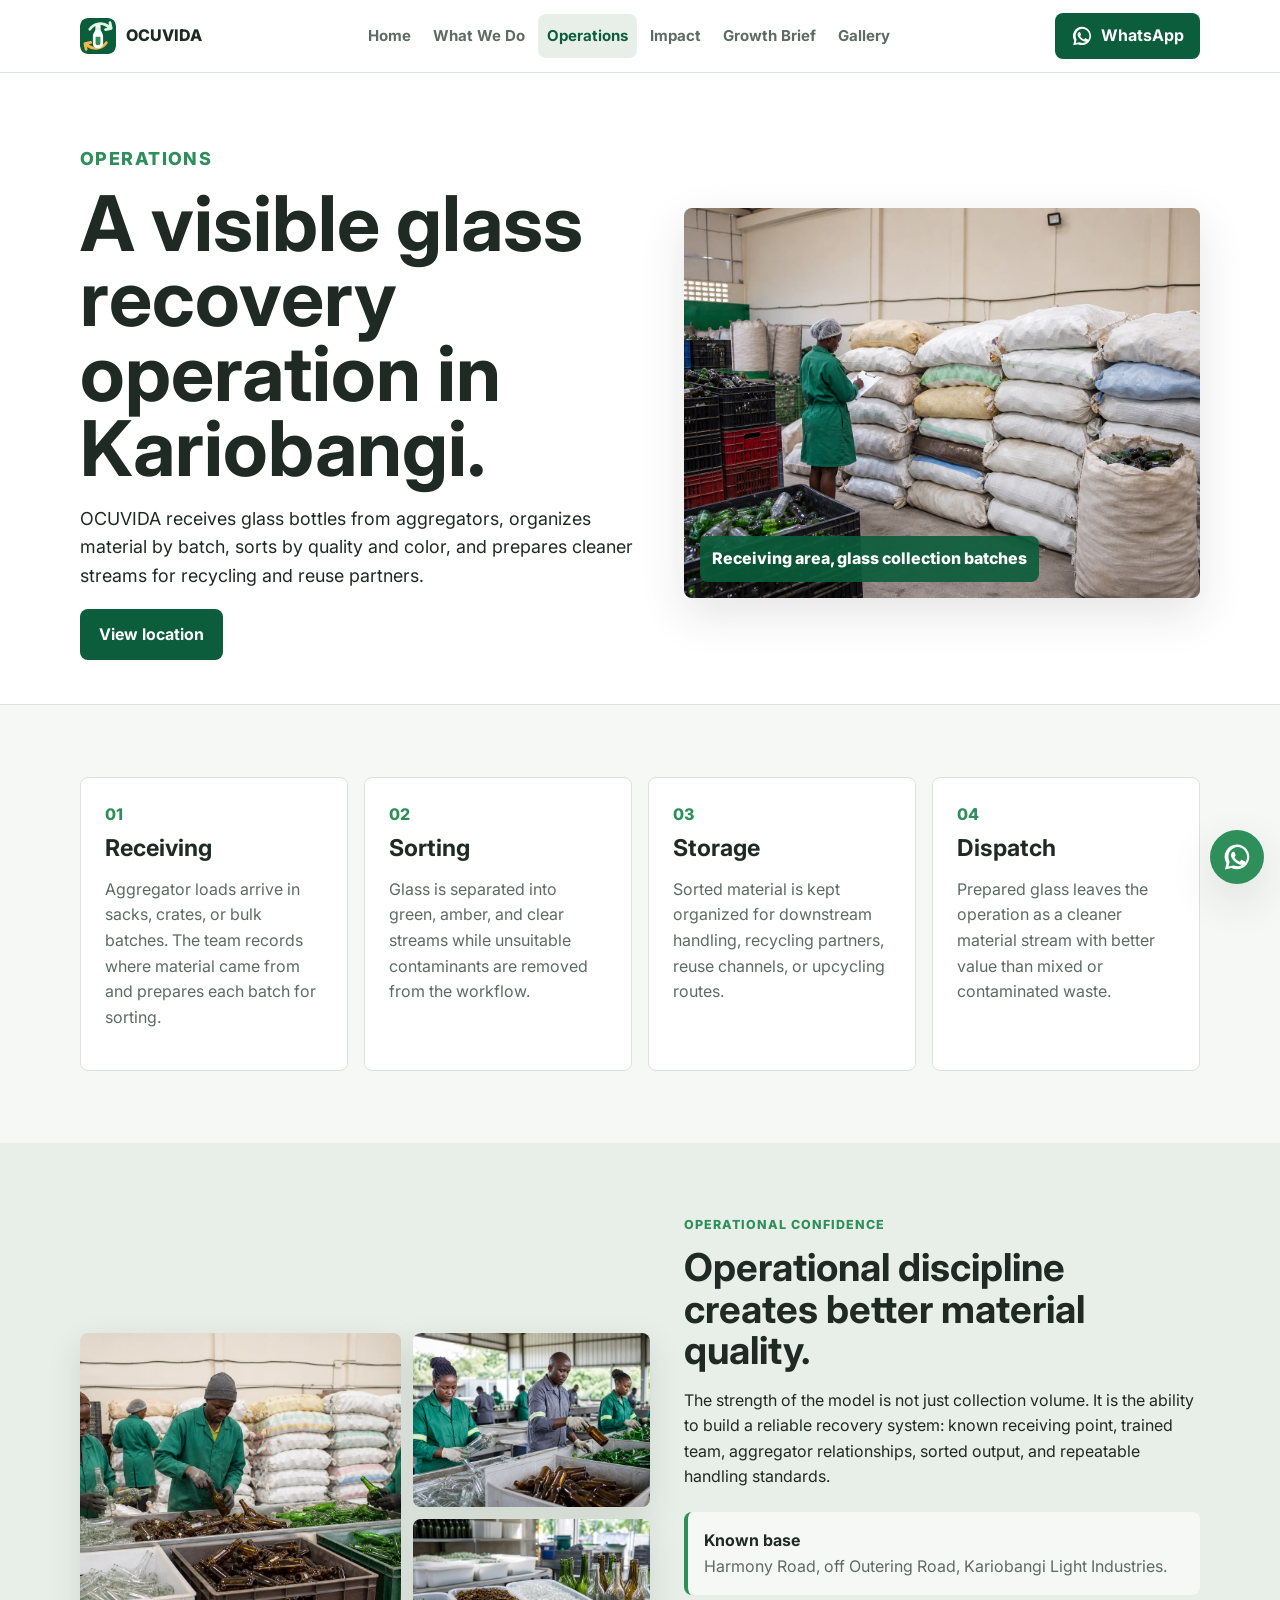
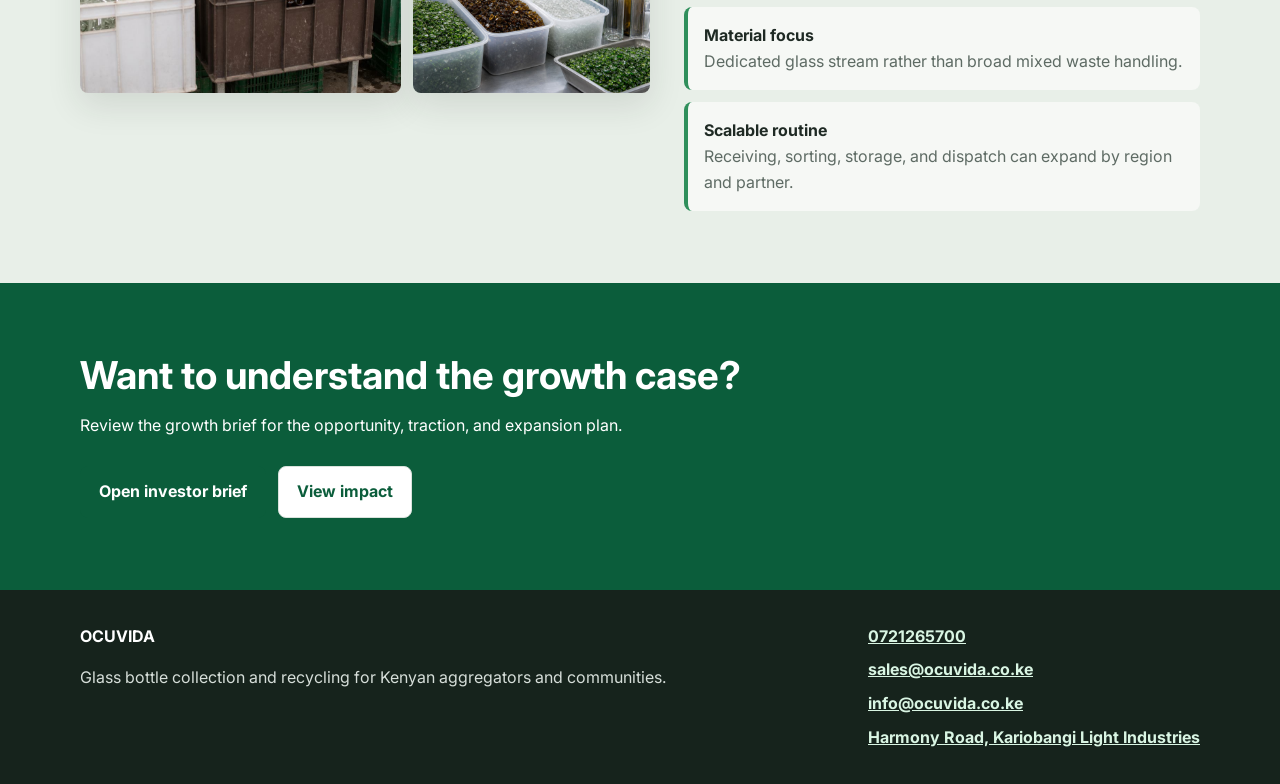
<file: operations.html>
<!doctype html>
<html lang="en">
<head>
  <meta charset="utf-8">
  <meta name="viewport" content="width=device-width, initial-scale=1">
  <title>Operations | OCUVIDA Glass Recycling</title>
  <meta name="description" content="See how OCUVIDA receives, sorts, stores, and prepares glass bottles for recycling and reuse from its Kariobangi operations base.">
  <link rel="preconnect" href="https://fonts.googleapis.com">
  <link rel="preconnect" href="https://fonts.gstatic.com" crossorigin>
  <link href="https://fonts.googleapis.com/css2?family=Inter:wght@400;500;600;700;800&display=swap" rel="stylesheet">
  <link rel="stylesheet" href="assets/styles.css">
</head>
<body>
  <a class="skip-link" href="#main">Skip to content</a>
  <header class="site-header">
    <nav class="nav container" aria-label="Primary navigation">
      <a class="brand" href="index.html"><img class="brand-mark" src="assets/logo.svg" alt="" width="42" height="42"><span>OCUVIDA</span></a>
      <button class="nav-toggle" type="button" aria-expanded="false" aria-controls="nav-links">Menu</button>
      <div class="nav-links" id="nav-links">
        <a href="index.html">Home</a>
        <a href="what-we-do.html">What We Do</a>
        <a href="operations.html" aria-current="page">Operations</a>
        <a href="impact.html">Impact</a>
        <a href="investor-brief.html">Growth Brief</a>
        <a href="gallery.html">Gallery</a>
      </div>
      <a class="nav-cta whatsapp-button" href="https://wa.me/254721265700" aria-label="Contact OCUVIDA on WhatsApp"><svg class="whatsapp-icon" aria-hidden="true" viewBox="0 0 24 24"><path d="M12.04 2a9.87 9.87 0 0 0-8.48 14.94L2.4 22l5.18-1.11A9.93 9.93 0 1 0 12.04 2Zm0 2a7.93 7.93 0 0 1 6.78 12.04 7.9 7.9 0 0 1-9.3 2.83l-.34-.15-3.98.85.89-3.86-.18-.36A7.89 7.89 0 0 1 12.04 4Zm-3.2 3.95c-.18 0-.47.07-.72.35-.25.27-.95.93-.95 2.26s.98 2.62 1.12 2.8c.14.18 1.9 3.05 4.74 4.15 2.36.92 2.84.74 3.35.69.51-.05 1.65-.67 1.88-1.32.23-.65.23-1.2.16-1.32-.07-.11-.25-.18-.53-.32-.28-.14-1.65-.81-1.9-.9-.26-.1-.44-.14-.63.14-.18.27-.72.9-.88 1.08-.16.18-.32.2-.6.07-.28-.14-1.18-.43-2.25-1.38-.83-.74-1.39-1.66-1.55-1.94-.16-.28-.02-.43.12-.57.13-.12.28-.32.42-.48.14-.16.18-.28.28-.46.09-.18.05-.35-.02-.49-.07-.14-.62-1.53-.87-2.08-.23-.54-.47-.46-.65-.47h-.54Z"/></svg><span>WhatsApp</span></a>
    </nav>
  </header>

  <main id="main">
    <section class="page-hero visual-hero">
      <div class="container visual-hero-grid">
        <div>
          <p class="eyebrow">Operations</p>
          <h1>A visible glass recovery operation in Kariobangi.</h1>
          <p>OCUVIDA receives glass bottles from aggregators, organizes material by batch, sorts by quality and color, and prepares cleaner streams for recycling and reuse partners.</p>
          <a class="button primary" href="https://maps.google.com/?q=-1.263820,36.880787">View location</a>
        </div>
        <div class="hero-photo-card">
          <img src="assets/images/receiving-area.jpg" alt="Stacked sacks of glass bottles in the receiving area" loading="eager" width="1280" height="853">
          <span>Receiving area, glass collection batches</span>
        </div>
      </div>
    </section>

    <section class="section">
      <div class="container ops-board">
        <article>
          <span class="step-number">01</span>
          <h2>Receiving</h2>
          <p>Aggregator loads arrive in sacks, crates, or bulk batches. The team records where material came from and prepares each batch for sorting.</p>
        </article>
        <article>
          <span class="step-number">02</span>
          <h2>Sorting</h2>
          <p>Glass is separated into green, amber, and clear streams while unsuitable contaminants are removed from the workflow.</p>
        </article>
        <article>
          <span class="step-number">03</span>
          <h2>Storage</h2>
          <p>Sorted material is kept organized for downstream handling, recycling partners, reuse channels, or upcycling routes.</p>
        </article>
        <article>
          <span class="step-number">04</span>
          <h2>Dispatch</h2>
          <p>Prepared glass leaves the operation as a cleaner material stream with better value than mixed or contaminated waste.</p>
        </article>
      </div>
    </section>

    <section class="section muted">
      <div class="container proof-grid">
        <div class="photo-stack">
          <img class="photo-large" src="assets/images/sorting-line.jpg" alt="Glass bottle sorting line" loading="lazy" width="1280" height="853">
          <img src="assets/images/sorting-operations.jpg" alt="Glass bottles sorted in an operations area" loading="lazy" width="1280" height="853">
          <img src="assets/images/recycled-glass-results.jpg" alt="Prepared glass material ready for next use" loading="lazy" width="1280" height="853">
        </div>
        <div class="proof-copy">
          <p class="eyebrow">Operational confidence</p>
          <h2>Operational discipline creates better material quality.</h2>
          <p>The strength of the model is not just collection volume. It is the ability to build a reliable recovery system: known receiving point, trained team, aggregator relationships, sorted output, and repeatable handling standards.</p>
          <div class="proof-list">
            <div><strong>Known base</strong><span>Harmony Road, off Outering Road, Kariobangi Light Industries.</span></div>
            <div><strong>Material focus</strong><span>Dedicated glass stream rather than broad mixed waste handling.</span></div>
            <div><strong>Scalable routine</strong><span>Receiving, sorting, storage, and dispatch can expand by region and partner.</span></div>
          </div>
        </div>
      </div>
    </section>

    <section class="section cta-band">
      <div class="container">
        <h2>Want to understand the growth case?</h2>
        <p>Review the growth brief for the opportunity, traction, and expansion plan.</p>
        <div class="hero-actions">
          <a class="button primary" href="investor-brief.html">Open investor brief</a>
          <a class="button secondary" href="impact.html">View impact</a>
        </div>
      </div>
    </section>
  </main>

  <a class="quick-whatsapp" href="https://wa.me/254721265700" aria-label="Contact OCUVIDA on WhatsApp"><svg class="whatsapp-icon" aria-hidden="true" viewBox="0 0 24 24"><path d="M12.04 2a9.87 9.87 0 0 0-8.48 14.94L2.4 22l5.18-1.11A9.93 9.93 0 1 0 12.04 2Zm0 2a7.93 7.93 0 0 1 6.78 12.04 7.9 7.9 0 0 1-9.3 2.83l-.34-.15-3.98.85.89-3.86-.18-.36A7.89 7.89 0 0 1 12.04 4Zm-3.2 3.95c-.18 0-.47.07-.72.35-.25.27-.95.93-.95 2.26s.98 2.62 1.12 2.8c.14.18 1.9 3.05 4.74 4.15 2.36.92 2.84.74 3.35.69.51-.05 1.65-.67 1.88-1.32.23-.65.23-1.2.16-1.32-.07-.11-.25-.18-.53-.32-.28-.14-1.65-.81-1.9-.9-.26-.1-.44-.14-.63.14-.18.27-.72.9-.88 1.08-.16.18-.32.2-.6.07-.28-.14-1.18-.43-2.25-1.38-.83-.74-1.39-1.66-1.55-1.94-.16-.28-.02-.43.12-.57.13-.12.28-.32.42-.48.14-.16.18-.28.28-.46.09-.18.05-.35-.02-.49-.07-.14-.62-1.53-.87-2.08-.23-.54-.47-.46-.65-.47h-.54Z"/></svg><span class="sr-only">WhatsApp</span></a>
  <footer class="site-footer">
    <div class="container footer-grid">
      <div><strong>OCUVIDA</strong><p>Glass bottle collection and recycling for Kenyan aggregators and communities.</p></div>
      <div><a href="tel:0721265700">0721265700</a><a href="mailto:sales@ocuvida.co.ke">sales@ocuvida.co.ke</a><a href="mailto:info@ocuvida.co.ke">info@ocuvida.co.ke</a><a href="https://maps.google.com/?q=-1.263820,36.880787">Harmony Road, Kariobangi Light Industries</a></div>
    </div>
  </footer>
  <script src="assets/main.js" defer></script>
</body>
</html>
</file>
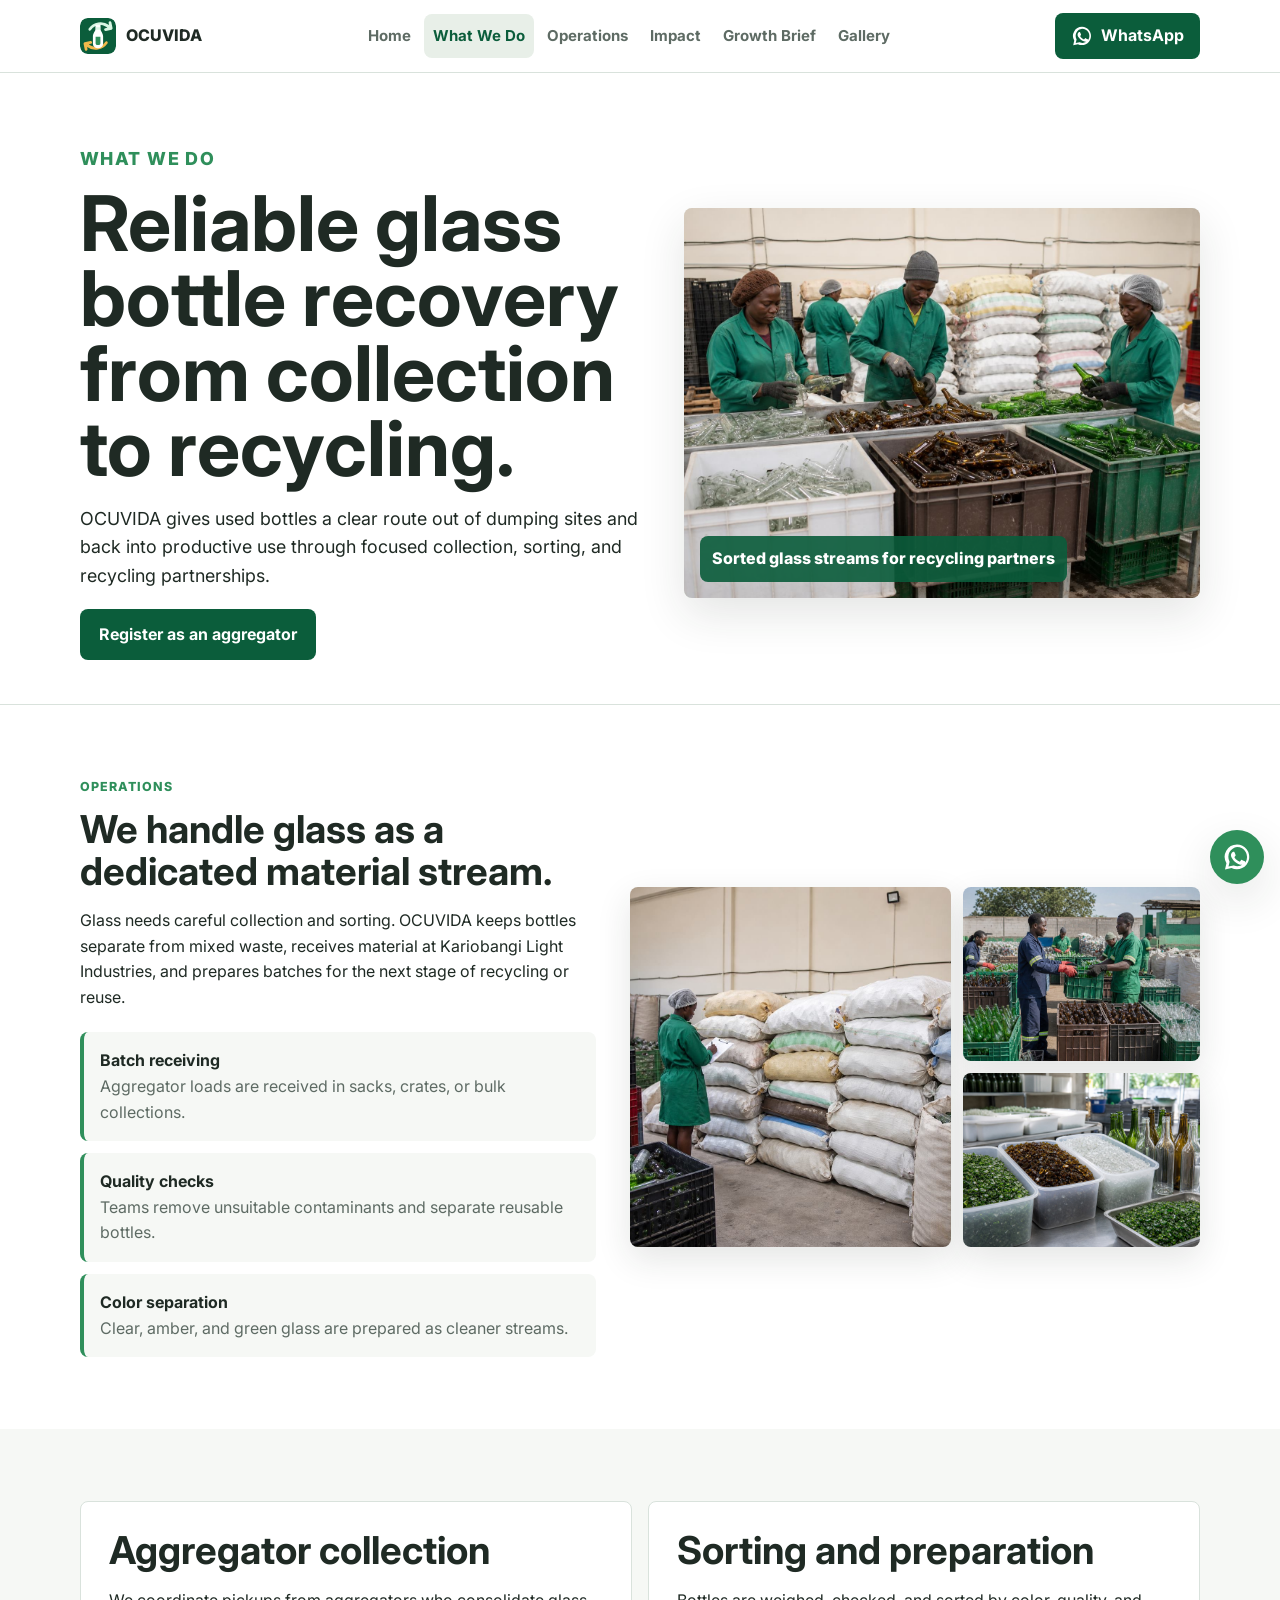
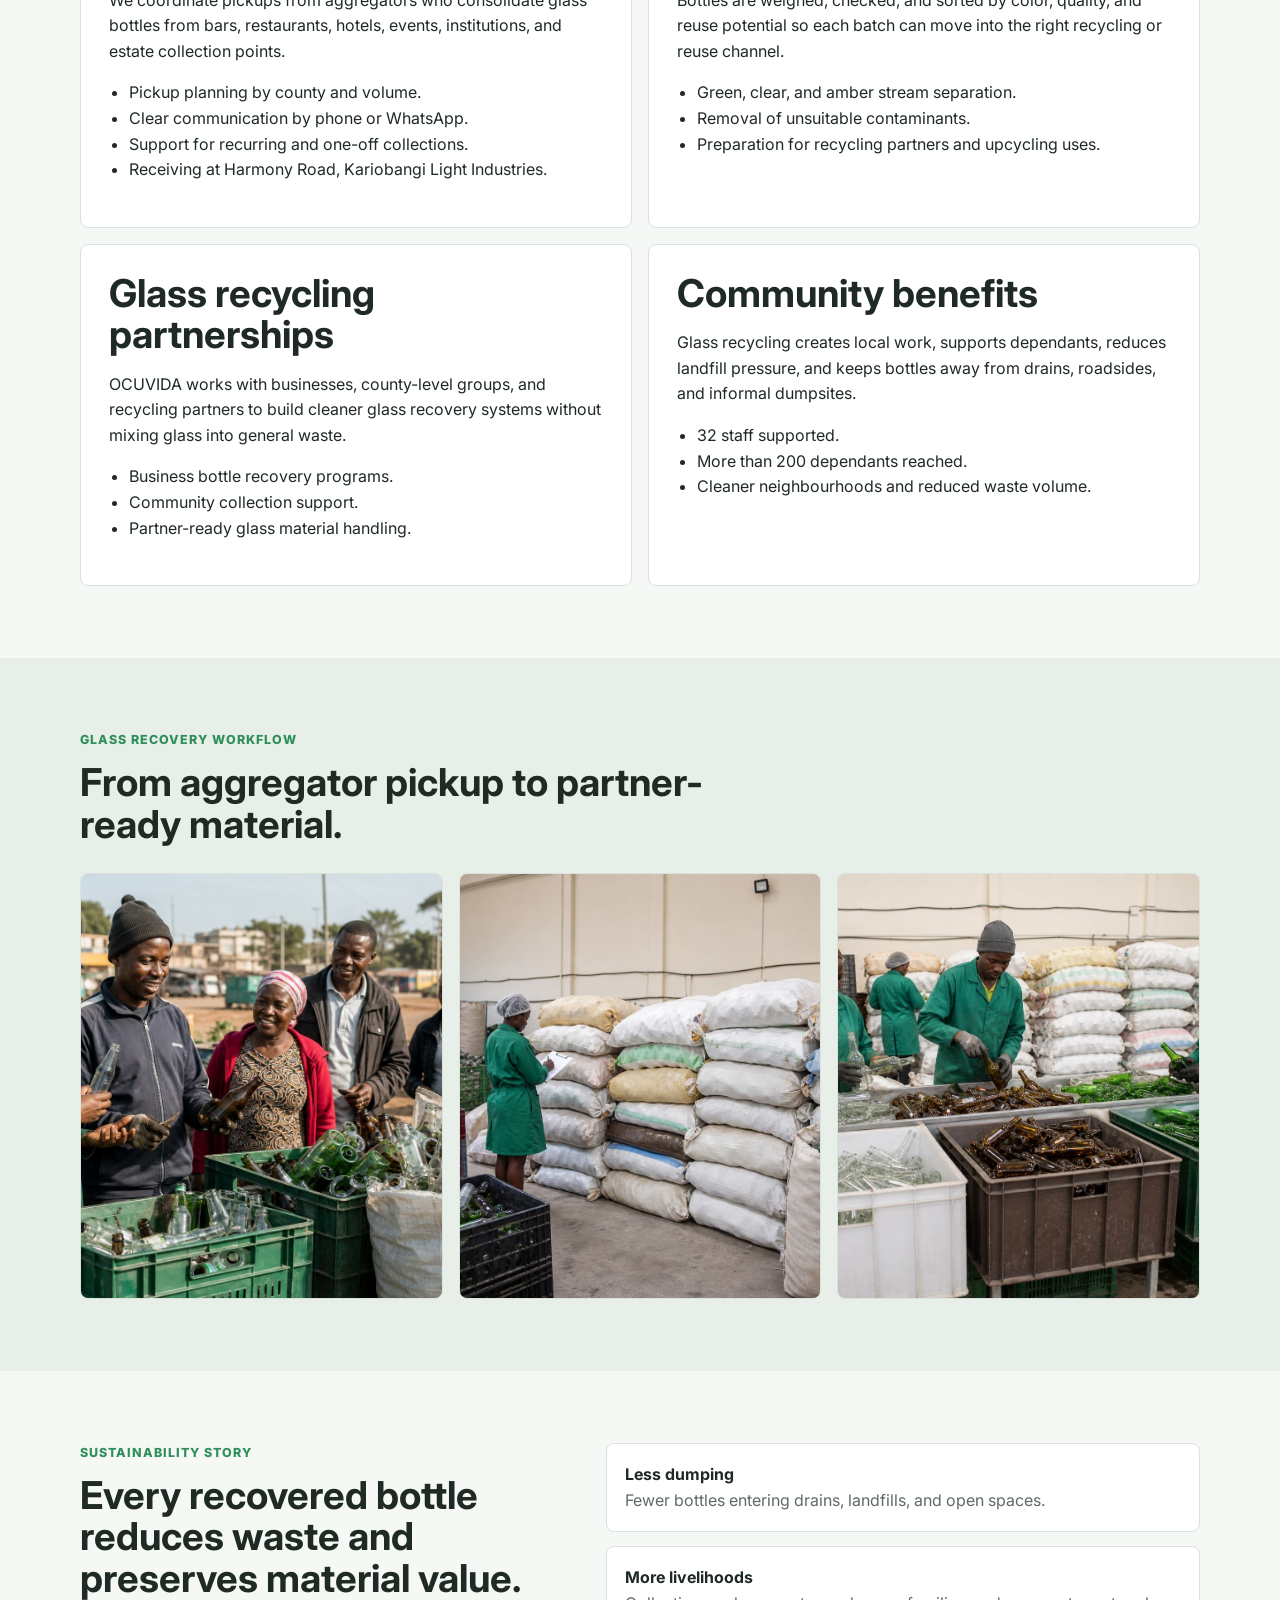
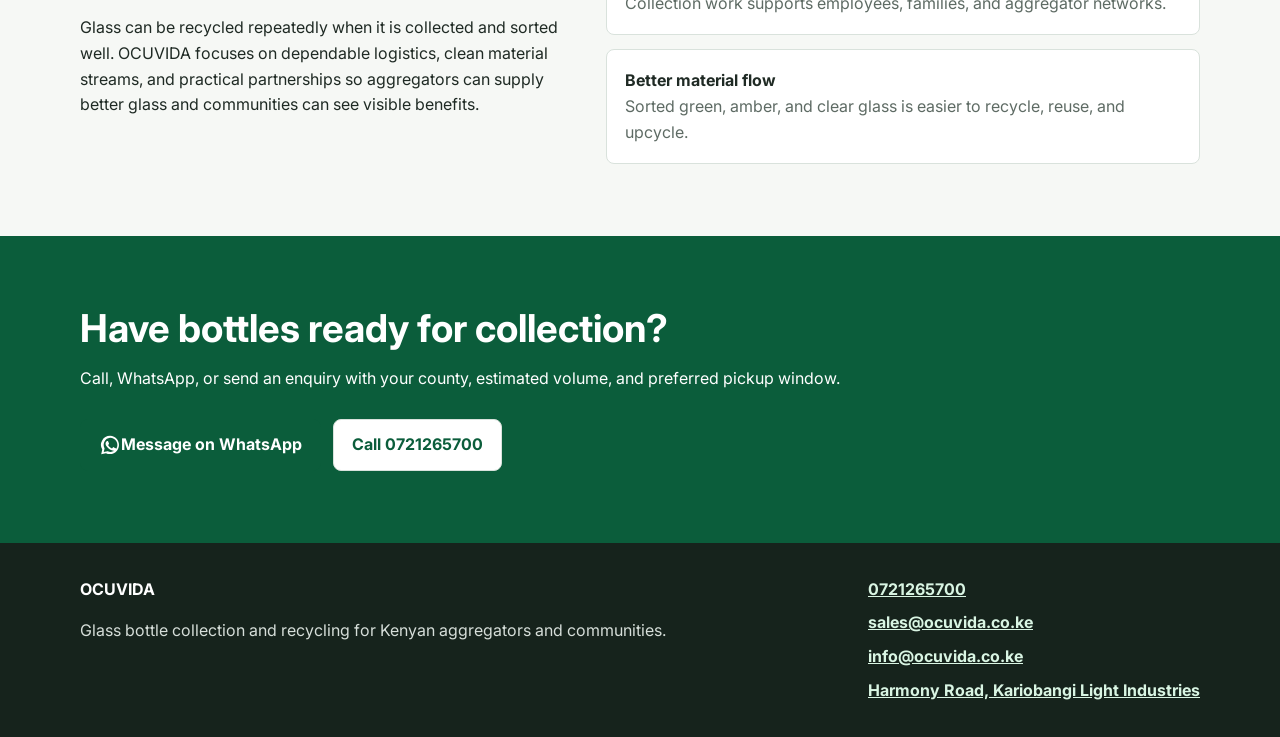
<file: what-we-do.html>
<!doctype html>
<html lang="en">
<head>
  <meta charset="utf-8">
  <meta name="viewport" content="width=device-width, initial-scale=1">
  <title>What We Do | OCUVIDA</title>
  <meta name="description" content="Learn how OCUVIDA collects glass bottles from aggregators, sorts recyclable material, supports partners, and creates community impact in Kenya.">
  <link rel="preconnect" href="https://fonts.googleapis.com">
  <link rel="preconnect" href="https://fonts.gstatic.com" crossorigin>
  <link href="https://fonts.googleapis.com/css2?family=Inter:wght@400;500;600;700;800&display=swap" rel="stylesheet">
  <link rel="stylesheet" href="assets/styles.css">
</head>
<body>
  <a class="skip-link" href="#main">Skip to content</a>
  <header class="site-header">
    <nav class="nav container" aria-label="Primary navigation">
      <a class="brand" href="index.html"><img class="brand-mark" src="assets/logo.svg" alt="" width="42" height="42"><span>OCUVIDA</span></a>
      <button class="nav-toggle" type="button" aria-expanded="false" aria-controls="nav-links">Menu</button>
      <div class="nav-links" id="nav-links">
        <a href="index.html">Home</a>
        <a href="what-we-do.html" aria-current="page">What We Do</a>
        <a href="operations.html">Operations</a>
        <a href="impact.html">Impact</a>
        <a href="investor-brief.html">Growth Brief</a>
        <a href="gallery.html">Gallery</a>
      </div>
      <a class="nav-cta whatsapp-button" href="https://wa.me/254721265700" aria-label="Contact OCUVIDA on WhatsApp"><svg class="whatsapp-icon" aria-hidden="true" viewBox="0 0 24 24"><path d="M12.04 2a9.87 9.87 0 0 0-8.48 14.94L2.4 22l5.18-1.11A9.93 9.93 0 1 0 12.04 2Zm0 2a7.93 7.93 0 0 1 6.78 12.04 7.9 7.9 0 0 1-9.3 2.83l-.34-.15-3.98.85.89-3.86-.18-.36A7.89 7.89 0 0 1 12.04 4Zm-3.2 3.95c-.18 0-.47.07-.72.35-.25.27-.95.93-.95 2.26s.98 2.62 1.12 2.8c.14.18 1.9 3.05 4.74 4.15 2.36.92 2.84.74 3.35.69.51-.05 1.65-.67 1.88-1.32.23-.65.23-1.2.16-1.32-.07-.11-.25-.18-.53-.32-.28-.14-1.65-.81-1.9-.9-.26-.1-.44-.14-.63.14-.18.27-.72.9-.88 1.08-.16.18-.32.2-.6.07-.28-.14-1.18-.43-2.25-1.38-.83-.74-1.39-1.66-1.55-1.94-.16-.28-.02-.43.12-.57.13-.12.28-.32.42-.48.14-.16.18-.28.28-.46.09-.18.05-.35-.02-.49-.07-.14-.62-1.53-.87-2.08-.23-.54-.47-.46-.65-.47h-.54Z"/></svg><span>WhatsApp</span></a>
    </nav>
  </header>

  <main id="main">
    <section class="page-hero visual-hero">
      <div class="container visual-hero-grid">
        <div>
          <p class="eyebrow">What we do</p>
          <h1>Reliable glass bottle recovery from collection to recycling.</h1>
          <p>OCUVIDA gives used bottles a clear route out of dumping sites and back into productive use through focused collection, sorting, and recycling partnerships.</p>
          <a class="button primary" href="index.html#contact">Register as an aggregator</a>
        </div>
        <div class="hero-photo-card">
          <img src="assets/images/sorting-line.jpg" alt="Workers sorting bottles by color for glass recycling" loading="eager" width="1280" height="853">
          <span>Sorted glass streams for recycling partners</span>
        </div>
      </div>
    </section>

    <section class="section photo-proof">
      <div class="container proof-grid reverse">
        <div class="proof-copy">
          <p class="eyebrow">Operations</p>
          <h2>We handle glass as a dedicated material stream.</h2>
          <p>Glass needs careful collection and sorting. OCUVIDA keeps bottles separate from mixed waste, receives material at Kariobangi Light Industries, and prepares batches for the next stage of recycling or reuse.</p>
          <div class="proof-list">
            <div><strong>Batch receiving</strong><span>Aggregator loads are received in sacks, crates, or bulk collections.</span></div>
            <div><strong>Quality checks</strong><span>Teams remove unsuitable contaminants and separate reusable bottles.</span></div>
            <div><strong>Color separation</strong><span>Clear, amber, and green glass are prepared as cleaner streams.</span></div>
          </div>
        </div>
        <div class="photo-stack" aria-label="Glass recycling receiving and sorting photos">
          <img class="photo-large" src="assets/images/receiving-area.jpg" alt="Stacks of glass bottle collection sacks at a receiving area" loading="lazy" width="1280" height="853">
          <img src="assets/images/collection-point.jpg" alt="Bottles organized at an aggregator collection point" loading="lazy" width="1280" height="853">
          <img src="assets/images/recycled-glass-results.jpg" alt="Sorted recycled glass material ready for processing" loading="lazy" width="1280" height="853">
        </div>
      </div>
    </section>

    <section class="section">
      <div class="container service-grid">
        <article class="service-block">
          <h2>Aggregator collection</h2>
          <p>We coordinate pickups from aggregators who consolidate glass bottles from bars, restaurants, hotels, events, institutions, and estate collection points.</p>
          <ul>
            <li>Pickup planning by county and volume.</li>
            <li>Clear communication by phone or WhatsApp.</li>
            <li>Support for recurring and one-off collections.</li>
            <li>Receiving at Harmony Road, Kariobangi Light Industries.</li>
          </ul>
        </article>
        <article class="service-block">
          <h2>Sorting and preparation</h2>
          <p>Bottles are weighed, checked, and sorted by color, quality, and reuse potential so each batch can move into the right recycling or reuse channel.</p>
          <ul>
            <li>Green, clear, and amber stream separation.</li>
            <li>Removal of unsuitable contaminants.</li>
            <li>Preparation for recycling partners and upcycling uses.</li>
          </ul>
        </article>
        <article class="service-block">
          <h2>Glass recycling partnerships</h2>
          <p>OCUVIDA works with businesses, county-level groups, and recycling partners to build cleaner glass recovery systems without mixing glass into general waste.</p>
          <ul>
            <li>Business bottle recovery programs.</li>
            <li>Community collection support.</li>
            <li>Partner-ready glass material handling.</li>
          </ul>
        </article>
        <article class="service-block">
          <h2>Community benefits</h2>
          <p>Glass recycling creates local work, supports dependants, reduces landfill pressure, and keeps bottles away from drains, roadsides, and informal dumpsites.</p>
          <ul>
            <li>32 staff supported.</li>
            <li>More than 200 dependants reached.</li>
            <li>Cleaner neighbourhoods and reduced waste volume.</li>
          </ul>
        </article>
      </div>
    </section>

    <section class="section muted">
      <div class="container">
        <div class="section-head">
          <p class="eyebrow">Glass recovery workflow</p>
          <h2>From aggregator pickup to partner-ready material.</h2>
        </div>
        <div class="timeline-grid">
          <article>
            <img src="assets/images/community-engagement.jpg" alt="Aggregator and OCUVIDA team discussing collection" loading="lazy" width="1280" height="853">
            <span>01</span>
            <h3>Aggregator coordination</h3>
            <p>We confirm county, volume, collection type, and preferred communication channel.</p>
          </article>
          <article>
            <img src="assets/images/receiving-area.jpg" alt="Glass bottle sacks received at an operations area" loading="lazy" width="1280" height="853">
            <span>02</span>
            <h3>Receiving and weighing</h3>
            <p>Collected glass is received at the operations base or through planned pickup routes.</p>
          </article>
          <article>
            <img src="assets/images/sorting-line.jpg" alt="Glass bottles sorted by color and quality" loading="lazy" width="1280" height="853">
            <span>03</span>
            <h3>Sorting and cleaning</h3>
            <p>Glass is checked, separated by color, and prepared for the right downstream use.</p>
          </article>
        </div>
      </div>
    </section>

    <section class="section">
      <div class="container impact-layout">
        <div>
          <p class="eyebrow">Sustainability story</p>
          <h2>Every recovered bottle reduces waste and preserves material value.</h2>
          <p>Glass can be recycled repeatedly when it is collected and sorted well. OCUVIDA focuses on dependable logistics, clean material streams, and practical partnerships so aggregators can supply better glass and communities can see visible benefits.</p>
        </div>
        <div class="impact-list">
          <div><strong>Less dumping</strong><span>Fewer bottles entering drains, landfills, and open spaces.</span></div>
          <div><strong>More livelihoods</strong><span>Collection work supports employees, families, and aggregator networks.</span></div>
          <div><strong>Better material flow</strong><span>Sorted green, amber, and clear glass is easier to recycle, reuse, and upcycle.</span></div>
        </div>
      </div>
    </section>

    <section class="section cta-band">
      <div class="container">
        <h2>Have bottles ready for collection?</h2>
        <p>Call, WhatsApp, or send an enquiry with your county, estimated volume, and preferred pickup window.</p>
        <div class="hero-actions">
          <a class="button primary whatsapp-button" href="https://wa.me/254721265700"><svg class="whatsapp-icon" aria-hidden="true" viewBox="0 0 24 24"><path d="M12.04 2a9.87 9.87 0 0 0-8.48 14.94L2.4 22l5.18-1.11A9.93 9.93 0 1 0 12.04 2Zm0 2a7.93 7.93 0 0 1 6.78 12.04 7.9 7.9 0 0 1-9.3 2.83l-.34-.15-3.98.85.89-3.86-.18-.36A7.89 7.89 0 0 1 12.04 4Zm-3.2 3.95c-.18 0-.47.07-.72.35-.25.27-.95.93-.95 2.26s.98 2.62 1.12 2.8c.14.18 1.9 3.05 4.74 4.15 2.36.92 2.84.74 3.35.69.51-.05 1.65-.67 1.88-1.32.23-.65.23-1.2.16-1.32-.07-.11-.25-.18-.53-.32-.28-.14-1.65-.81-1.9-.9-.26-.1-.44-.14-.63.14-.18.27-.72.9-.88 1.08-.16.18-.32.2-.6.07-.28-.14-1.18-.43-2.25-1.38-.83-.74-1.39-1.66-1.55-1.94-.16-.28-.02-.43.12-.57.13-.12.28-.32.42-.48.14-.16.18-.28.28-.46.09-.18.05-.35-.02-.49-.07-.14-.62-1.53-.87-2.08-.23-.54-.47-.46-.65-.47h-.54Z"/></svg><span>Message on WhatsApp</span></a>
          <a class="button secondary" href="tel:0721265700">Call 0721265700</a>
        </div>
      </div>
    </section>
  </main>

  <a class="quick-whatsapp" href="https://wa.me/254721265700" aria-label="Contact OCUVIDA on WhatsApp"><svg class="whatsapp-icon" aria-hidden="true" viewBox="0 0 24 24"><path d="M12.04 2a9.87 9.87 0 0 0-8.48 14.94L2.4 22l5.18-1.11A9.93 9.93 0 1 0 12.04 2Zm0 2a7.93 7.93 0 0 1 6.78 12.04 7.9 7.9 0 0 1-9.3 2.83l-.34-.15-3.98.85.89-3.86-.18-.36A7.89 7.89 0 0 1 12.04 4Zm-3.2 3.95c-.18 0-.47.07-.72.35-.25.27-.95.93-.95 2.26s.98 2.62 1.12 2.8c.14.18 1.9 3.05 4.74 4.15 2.36.92 2.84.74 3.35.69.51-.05 1.65-.67 1.88-1.32.23-.65.23-1.2.16-1.32-.07-.11-.25-.18-.53-.32-.28-.14-1.65-.81-1.9-.9-.26-.1-.44-.14-.63.14-.18.27-.72.9-.88 1.08-.16.18-.32.2-.6.07-.28-.14-1.18-.43-2.25-1.38-.83-.74-1.39-1.66-1.55-1.94-.16-.28-.02-.43.12-.57.13-.12.28-.32.42-.48.14-.16.18-.28.28-.46.09-.18.05-.35-.02-.49-.07-.14-.62-1.53-.87-2.08-.23-.54-.47-.46-.65-.47h-.54Z"/></svg><span class="sr-only">WhatsApp</span></a>
  <footer class="site-footer">
    <div class="container footer-grid">
      <div><strong>OCUVIDA</strong><p>Glass bottle collection and recycling for Kenyan aggregators and communities.</p></div>
      <div><a href="tel:0721265700">0721265700</a><a href="mailto:sales@ocuvida.co.ke">sales@ocuvida.co.ke</a><a href="mailto:info@ocuvida.co.ke">info@ocuvida.co.ke</a><a href="https://maps.google.com/?q=-1.263820,36.880787">Harmony Road, Kariobangi Light Industries</a></div>
    </div>
  </footer>
  <script src="assets/main.js" defer></script>
</body>
</html>
</file>
<file: assets/styles.css>
:root {
  --color-primary: #0b5d3b;
  --color-secondary: #2f8f5b;
  --color-accent: #f2b84b;
  --color-bg: #f6f8f5;
  --color-surface: #ffffff;
  --color-muted: #e8efe8;
  --color-text: #1f2a24;
  --color-subtle: #5e6b64;
  --color-border: #d9e2dc;
  --shadow: 0 16px 45px rgba(31, 42, 36, 0.12);
  --radius: 8px;
}

* {
  box-sizing: border-box;
}

body {
  margin: 0;
  font-family: Inter, Arial, sans-serif;
  color: var(--color-text);
  background: var(--color-bg);
  line-height: 1.6;
}

img {
  max-width: 100%;
  display: block;
}

a {
  color: inherit;
}

.container {
  width: min(1120px, calc(100% - 32px));
  margin: 0 auto;
}

.narrow {
  max-width: 760px;
}

.skip-link {
  position: absolute;
  left: 16px;
  top: -48px;
  z-index: 20;
  background: var(--color-primary);
  color: #fff;
  padding: 10px 14px;
  border-radius: var(--radius);
}

.skip-link:focus {
  top: 16px;
}

.site-header {
  position: sticky;
  top: 0;
  z-index: 10;
  background: rgba(255, 255, 255, 0.94);
  border-bottom: 1px solid var(--color-border);
  backdrop-filter: blur(12px);
}

.nav {
  min-height: 72px;
  display: flex;
  align-items: center;
  justify-content: space-between;
  gap: 16px;
}

.brand {
  display: inline-flex;
  align-items: center;
  gap: 10px;
  text-decoration: none;
  font-weight: 800;
  letter-spacing: 0;
}

.brand-mark {
  width: 36px;
  height: 36px;
  border-radius: var(--radius);
  flex: 0 0 auto;
}

.nav-links {
  display: flex;
  align-items: center;
  gap: 4px;
}

.nav-links a,
.nav-cta,
.nav-toggle,
.button,
.filter-button {
  min-height: 44px;
  border-radius: var(--radius);
  font: inherit;
  font-weight: 700;
}

.nav-links a {
  padding: 10px 9px;
  color: var(--color-subtle);
  text-decoration: none;
  font-size: 0.94rem;
}

.nav-links a:hover,
.nav-links a:focus,
.nav-links a[aria-current="page"] {
  color: var(--color-primary);
  background: var(--color-muted);
}

.nav-cta {
  display: inline-flex;
  align-items: center;
  justify-content: center;
  gap: 8px;
  padding: 10px 16px;
  color: #fff;
  background: var(--color-primary);
  text-decoration: none;
}

.nav-toggle {
  display: none;
  padding: 10px 14px;
  border: 1px solid var(--color-border);
  background: #fff;
  color: var(--color-primary);
}

.hero {
  min-height: min(720px, calc(88vh - 72px));
  display: flex;
  align-items: center;
  padding: 56px 0;
  background:
    linear-gradient(90deg, rgba(11, 93, 59, 0.9), rgba(11, 93, 59, 0.66)),
    url("images/receiving-area.jpg") center/cover;
  color: #fff;
}

.hero-grid {
  display: grid;
  grid-template-columns: minmax(0, 1.2fr) minmax(280px, 0.8fr);
  gap: 32px;
  align-items: end;
}

.hero h1,
.page-hero h1 {
  margin: 0;
  max-width: 900px;
  font-size: clamp(2.4rem, 6vw, 5.25rem);
  line-height: 0.98;
  letter-spacing: 0;
}

.hero-lede,
.page-hero p {
  max-width: 650px;
  font-size: 1.12rem;
}

.eyebrow {
  margin: 0 0 12px;
  color: var(--color-secondary);
  font-weight: 800;
  text-transform: uppercase;
  letter-spacing: 0.08em;
  font-size: 0.78rem;
}

.hero .eyebrow {
  color: #d9f5e3;
}

.hero-actions {
  display: flex;
  flex-wrap: wrap;
  gap: 12px;
  margin-top: 28px;
}

.button {
  display: inline-flex;
  align-items: center;
  justify-content: center;
  padding: 12px 18px;
  border: 1px solid transparent;
  text-decoration: none;
  cursor: pointer;
}

.button.primary {
  color: #fff;
  background: var(--color-primary);
}

.hero .button.primary {
  color: var(--color-text);
  background: var(--color-accent);
}

.button.secondary {
  color: var(--color-primary);
  background: #fff;
  border-color: var(--color-border);
}

.hero-panel {
  display: grid;
  gap: 12px;
  padding: 18px;
  background: rgba(255, 255, 255, 0.94);
  color: var(--color-text);
  border-radius: var(--radius);
  box-shadow: var(--shadow);
}

.hero-panel div {
  display: flex;
  justify-content: space-between;
  gap: 18px;
  align-items: center;
  padding: 16px 0;
  border-bottom: 1px solid var(--color-border);
}

.hero-panel div:last-child {
  border-bottom: 0;
}

.metric {
  color: var(--color-primary);
  font-size: 2.25rem;
  font-weight: 800;
  line-height: 1;
}

.metric-label {
  color: var(--color-subtle);
  text-align: right;
  font-weight: 600;
}

.section {
  padding: 72px 0;
}

.muted {
  background: var(--color-muted);
}

.split,
.coverage-grid,
.contact-grid,
.impact-layout {
  display: grid;
  grid-template-columns: minmax(0, 0.9fr) minmax(0, 1.1fr);
  gap: 40px;
  align-items: start;
}

h2 {
  margin: 0;
  font-size: clamp(1.8rem, 3vw, 3rem);
  line-height: 1.08;
  letter-spacing: 0;
}

h3 {
  margin: 8px 0;
  font-size: 1.25rem;
}

.section-head {
  max-width: 720px;
  margin-bottom: 28px;
}

.photo-proof {
  background: #fff;
}

.proof-grid,
.visual-hero-grid,
.trust-grid {
  display: grid;
  grid-template-columns: minmax(0, 1.05fr) minmax(0, 0.95fr);
  gap: 34px;
  align-items: center;
}

.proof-grid.reverse {
  grid-template-columns: minmax(0, 0.95fr) minmax(0, 1.05fr);
}

.photo-stack {
  display: grid;
  grid-template-columns: 1.15fr 0.85fr;
  grid-template-rows: repeat(2, minmax(140px, 1fr));
  gap: 12px;
}

.photo-stack img,
.hero-photo-card img,
.trust-card img,
.timeline-grid img,
.image-band img {
  width: 100%;
  height: 100%;
  object-fit: cover;
}

.photo-stack img {
  min-height: 160px;
  border-radius: var(--radius);
  box-shadow: 0 12px 34px rgba(31, 42, 36, 0.12);
}

.photo-stack .photo-large {
  grid-row: span 2;
  min-height: 360px;
}

.proof-copy {
  max-width: 560px;
}

.proof-list {
  display: grid;
  gap: 12px;
  margin-top: 22px;
}

.proof-list div {
  padding: 16px;
  border-left: 4px solid var(--color-secondary);
  background: var(--color-bg);
  border-radius: var(--radius);
}

.proof-list strong,
.proof-list span {
  display: block;
}

.proof-list span {
  color: var(--color-subtle);
}

.trust-grid {
  grid-template-columns: minmax(0, 0.85fr) minmax(0, 1.15fr);
}

.trust-card {
  min-height: 100%;
  border-radius: var(--radius);
  background: var(--color-surface);
  border: 1px solid var(--color-border);
  overflow: hidden;
}

.trust-card:not(.image-card) {
  padding: 34px;
}

.image-card img {
  aspect-ratio: 4 / 3;
}

.image-band {
  display: grid;
  grid-template-columns: repeat(3, minmax(0, 1fr));
  min-height: 280px;
}

.image-band img {
  min-height: 280px;
}

.partners-section {
  background: var(--color-surface);
}

.partner-grid {
  display: grid;
  grid-template-columns: repeat(4, minmax(0, 1fr));
  gap: 16px;
}

.partner-logo {
  display: grid;
  grid-template-rows: 150px auto;
  gap: 12px;
  align-items: center;
  justify-items: center;
  padding: 18px;
  border: 1px solid var(--color-border);
  border-radius: var(--radius);
  background: #fff;
  min-width: 0;
}

.partner-logo img {
  max-width: 100%;
  max-height: 140px;
  width: auto;
  height: auto;
  object-fit: contain;
}

.partner-logo span {
  color: var(--color-subtle);
  font-weight: 800;
  text-align: center;
  font-size: 0.92rem;
}

.visual-hero {
  padding-bottom: 72px;
}

.hero-photo-card {
  position: relative;
  min-height: 390px;
  overflow: hidden;
  border-radius: var(--radius);
  box-shadow: var(--shadow);
  background: var(--color-muted);
}

.hero-photo-card img {
  min-height: 390px;
}

.hero-photo-card span {
  position: absolute;
  left: 16px;
  bottom: 16px;
  max-width: calc(100% - 32px);
  padding: 10px 12px;
  border-radius: var(--radius);
  color: #fff;
  background: rgba(11, 93, 59, 0.9);
  font-weight: 800;
}

.timeline-grid {
  display: grid;
  grid-template-columns: repeat(3, minmax(0, 1fr));
  gap: 16px;
}

.timeline-grid article {
  overflow: hidden;
  border: 1px solid var(--color-border);
  border-radius: var(--radius);
  background: var(--color-surface);
}

.timeline-grid img {
  aspect-ratio: 16 / 10;
}

.timeline-grid span {
  display: inline-flex;
  margin: 18px 18px 0;
  color: var(--color-secondary);
  font-weight: 800;
}

.timeline-grid h3,
.timeline-grid p {
  margin-left: 18px;
  margin-right: 18px;
}

.timeline-grid p {
  margin-bottom: 22px;
  color: var(--color-subtle);
}

.ops-board,
.impact-metrics,
.investor-grid {
  display: grid;
  grid-template-columns: repeat(4, minmax(0, 1fr));
  gap: 16px;
}

.ops-board article,
.impact-metrics article,
.investor-grid article,
.thesis-grid article {
  background: var(--color-surface);
  border: 1px solid var(--color-border);
  border-radius: var(--radius);
}

.ops-board article,
.investor-grid article,
.thesis-grid article {
  padding: 24px;
}

.ops-board h2 {
  font-size: 1.45rem;
  margin-top: 8px;
}

.impact-metrics article {
  padding: 24px;
  min-height: 190px;
}

.impact-metrics strong,
.impact-metrics p {
  display: block;
}

.impact-metrics strong {
  margin-top: 12px;
  font-size: 1.05rem;
}

.impact-metrics p,
.investor-grid p,
.ops-board p,
.thesis-grid p {
  color: var(--color-subtle);
}

.investor-hero {
  padding: 86px 0;
  color: #fff;
  background:
    linear-gradient(90deg, rgba(11, 93, 59, 0.94), rgba(11, 93, 59, 0.68)),
    url("images/sorting-line.jpg") center/cover;
}

.investor-hero-grid,
.thesis-grid,
.ask-panel {
  display: grid;
  grid-template-columns: minmax(0, 1.15fr) minmax(280px, 0.85fr);
  gap: 34px;
  align-items: center;
}

.investor-hero h1 {
  margin: 0;
  max-width: 880px;
  font-size: clamp(2.4rem, 5.6vw, 5rem);
  line-height: 0.98;
}

.investor-hero p {
  max-width: 680px;
  font-size: 1.12rem;
}

.investor-card {
  display: grid;
  gap: 10px;
  padding: 24px;
  border-radius: var(--radius);
  background: rgba(255, 255, 255, 0.94);
  color: var(--color-text);
  box-shadow: var(--shadow);
}

.investor-card strong {
  color: var(--color-primary);
  font-size: 1.1rem;
}

.investor-card span {
  padding: 12px;
  border-radius: var(--radius);
  background: var(--color-bg);
  font-weight: 800;
}

.investor-grid {
  grid-template-columns: repeat(2, minmax(0, 1fr));
}

.investor-grid strong {
  display: block;
  color: var(--color-primary);
  font-size: 1.15rem;
}

.ask-panel {
  padding: 34px;
  border: 1px solid var(--color-border);
  border-radius: var(--radius);
  background: var(--color-surface);
}

.ask-list {
  display: flex;
  flex-wrap: wrap;
  gap: 10px;
}

.ask-list span {
  padding: 10px 12px;
  border-radius: var(--radius);
  background: var(--color-muted);
  color: var(--color-primary);
  font-weight: 800;
}

.process-grid,
.service-grid,
.gallery-grid {
  display: grid;
  grid-template-columns: repeat(4, minmax(0, 1fr));
  gap: 16px;
}

.process-card,
.service-block,
.map-card,
.lead-form,
.impact-list div {
  background: var(--color-surface);
  border: 1px solid var(--color-border);
  border-radius: var(--radius);
}

.process-card {
  padding: 22px;
}

.step-number {
  color: var(--color-secondary);
  font-weight: 800;
}

.tag-list {
  display: flex;
  flex-wrap: wrap;
  gap: 10px;
  margin-top: 22px;
}

.tag-list span {
  padding: 9px 12px;
  border-radius: var(--radius);
  background: var(--color-muted);
  color: var(--color-primary);
  font-weight: 700;
}

.map-card {
  min-height: 380px;
  padding: 0;
  overflow: hidden;
}

.map-card iframe {
  width: 100%;
  height: 100%;
  min-height: 380px;
  border: 0;
  display: block;
}

.address {
  margin-top: 18px;
}

.contact-list {
  display: grid;
  gap: 10px;
  margin-top: 22px;
}

.contact-list a,
.site-footer a {
  color: var(--color-primary);
  font-weight: 700;
}

.lead-form {
  display: grid;
  grid-template-columns: 1fr 1fr;
  gap: 14px;
  padding: 22px;
}

label {
  display: grid;
  gap: 6px;
  color: var(--color-subtle);
  font-weight: 700;
}

input,
select,
textarea {
  width: 100%;
  min-height: 44px;
  padding: 10px 12px;
  border: 1px solid var(--color-border);
  border-radius: var(--radius);
  font: inherit;
  color: var(--color-text);
  background: #fff;
}

textarea {
  resize: vertical;
}

.full {
  grid-column: 1 / -1;
}

.form-note {
  grid-column: 1 / -1;
  margin: 0;
  color: var(--color-primary);
  font-weight: 700;
}

.page-hero {
  padding: 72px 0 44px;
  background: var(--color-surface);
  border-bottom: 1px solid var(--color-border);
}

.service-grid {
  grid-template-columns: repeat(2, minmax(0, 1fr));
}

.service-block {
  padding: 28px;
}

.service-block ul {
  padding-left: 20px;
}

.impact-list {
  display: grid;
  gap: 14px;
}

.impact-list div {
  padding: 18px;
}

.impact-list strong,
.impact-list span {
  display: block;
}

.impact-list span {
  color: var(--color-subtle);
}

.cta-band {
  background: var(--color-primary);
  color: #fff;
}

.cta-band .button.secondary {
  color: var(--color-primary);
}

.gallery-section {
  padding-top: 36px;
}

.filter-bar {
  display: flex;
  gap: 10px;
  flex-wrap: wrap;
  margin-bottom: 22px;
}

.filter-button {
  border: 1px solid var(--color-border);
  background: #fff;
  color: var(--color-primary);
  padding: 9px 13px;
  cursor: pointer;
}

.filter-button.active {
  color: #fff;
  background: var(--color-primary);
}

.gallery-grid {
  grid-template-columns: repeat(2, minmax(0, 1fr));
}

.gallery-item {
  position: relative;
  min-height: 260px;
  padding: 0;
  border: 0;
  border-radius: var(--radius);
  overflow: hidden;
  cursor: pointer;
  background: #dde7df;
}

.gallery-item[hidden] {
  display: none;
}

.gallery-item img {
  width: 100%;
  height: 100%;
  aspect-ratio: 16 / 10;
  object-fit: cover;
}

.gallery-item span {
  position: absolute;
  left: 14px;
  bottom: 14px;
  max-width: calc(100% - 28px);
  padding: 8px 10px;
  border-radius: var(--radius);
  color: #fff;
  background: rgba(11, 93, 59, 0.9);
  font-weight: 800;
}

.lightbox {
  position: fixed;
  inset: 0;
  z-index: 30;
  display: grid;
  grid-template-rows: auto minmax(0, 1fr) auto;
  gap: 14px;
  padding: 18px;
  background: rgba(31, 42, 36, 0.92);
}

.lightbox[hidden] {
  display: none;
}

.lightbox img {
  justify-self: center;
  align-self: center;
  max-height: 76vh;
  border-radius: var(--radius);
}

.lightbox p {
  justify-self: center;
  margin: 0;
  color: #fff;
  font-weight: 700;
  text-align: center;
}

.lightbox-close {
  justify-self: end;
  min-height: 44px;
  padding: 10px 14px;
  border: 1px solid rgba(255, 255, 255, 0.3);
  border-radius: var(--radius);
  color: #fff;
  background: transparent;
  font: inherit;
  font-weight: 800;
}

.quick-whatsapp {
  position: fixed;
  right: 16px;
  bottom: 16px;
  z-index: 9;
  display: inline-flex;
  align-items: center;
  justify-content: center;
  width: 54px;
  height: 54px;
  border-radius: 50%;
  background: var(--color-secondary);
  color: #fff;
  text-decoration: none;
  font-weight: 800;
  box-shadow: var(--shadow);
}

.whatsapp-icon {
  width: 22px;
  height: 22px;
  fill: currentColor;
  flex: 0 0 auto;
}

.quick-whatsapp .whatsapp-icon {
  width: 30px;
  height: 30px;
}

.sr-only {
  position: absolute;
  width: 1px;
  height: 1px;
  padding: 0;
  margin: -1px;
  overflow: hidden;
  clip: rect(0, 0, 0, 0);
  white-space: nowrap;
  border: 0;
}

.site-footer {
  padding: 34px 0;
  background: #16231c;
  color: #fff;
}

.footer-grid {
  display: grid;
  grid-template-columns: 1fr auto;
  gap: 24px;
}

.footer-grid p {
  margin-bottom: 0;
  color: #d6ded9;
}

.footer-grid div:last-child {
  display: grid;
  gap: 8px;
}

.site-footer a {
  color: #d9f5e3;
}

:focus-visible {
  outline: 3px solid var(--color-accent);
  outline-offset: 3px;
}

@media (max-width: 840px) {
  .nav {
    flex-wrap: wrap;
  }

  .nav-toggle {
    display: inline-flex;
    align-items: center;
  }

  .nav-links {
    order: 4;
    display: none;
    width: 100%;
    flex-direction: column;
    align-items: stretch;
    padding-bottom: 12px;
  }

  .nav-links.open {
    display: flex;
  }

  .nav-cta {
    margin-left: auto;
  }

  .hero {
    min-height: auto;
    padding: 56px 0 36px;
  }

  .hero-grid,
  .split,
  .coverage-grid,
  .contact-grid,
  .impact-layout,
  .service-grid,
  .gallery-grid,
  .proof-grid,
  .proof-grid.reverse,
  .visual-hero-grid,
  .trust-grid,
  .timeline-grid,
  .ops-board,
  .impact-metrics,
  .investor-grid,
  .investor-hero-grid,
  .thesis-grid,
  .ask-panel,
  .partner-grid {
    grid-template-columns: 1fr;
  }

  .process-grid {
    grid-template-columns: repeat(2, minmax(0, 1fr));
  }

  .lead-form {
    grid-template-columns: 1fr;
  }

  .photo-stack {
    grid-template-columns: 1fr 1fr;
  }

  .photo-stack .photo-large {
    grid-column: 1 / -1;
    grid-row: auto;
    min-height: 260px;
  }

  .image-band {
    grid-template-columns: 1fr;
  }

  .footer-grid {
    grid-template-columns: 1fr;
  }
}

@media (max-width: 520px) {
  .container {
    width: min(100% - 24px, 1120px);
  }

  .nav-cta {
    display: none;
  }

  .process-grid {
    grid-template-columns: 1fr;
  }

  .section {
    padding: 52px 0;
  }

  .hero h1,
  .page-hero h1 {
    font-size: 2.35rem;
  }

  .hero-actions,
  .button {
    width: 100%;
  }
}
</file>
